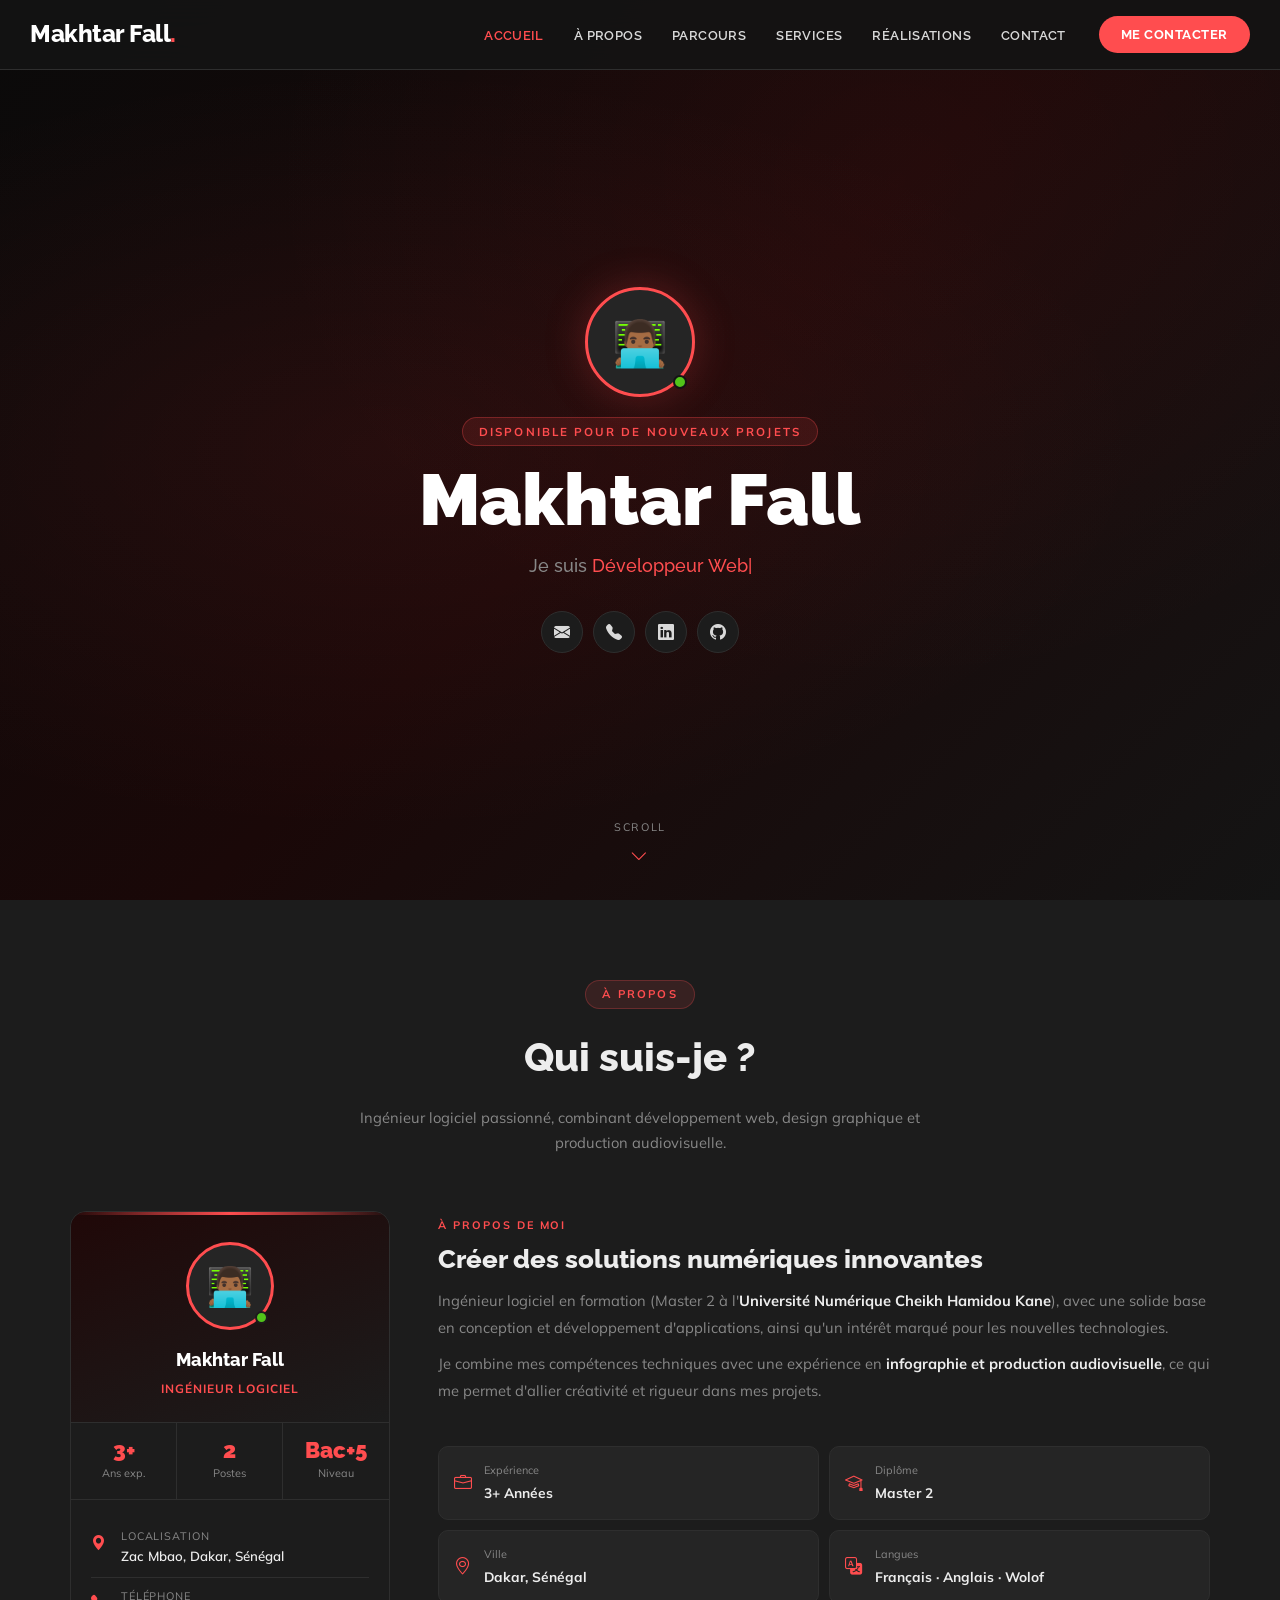
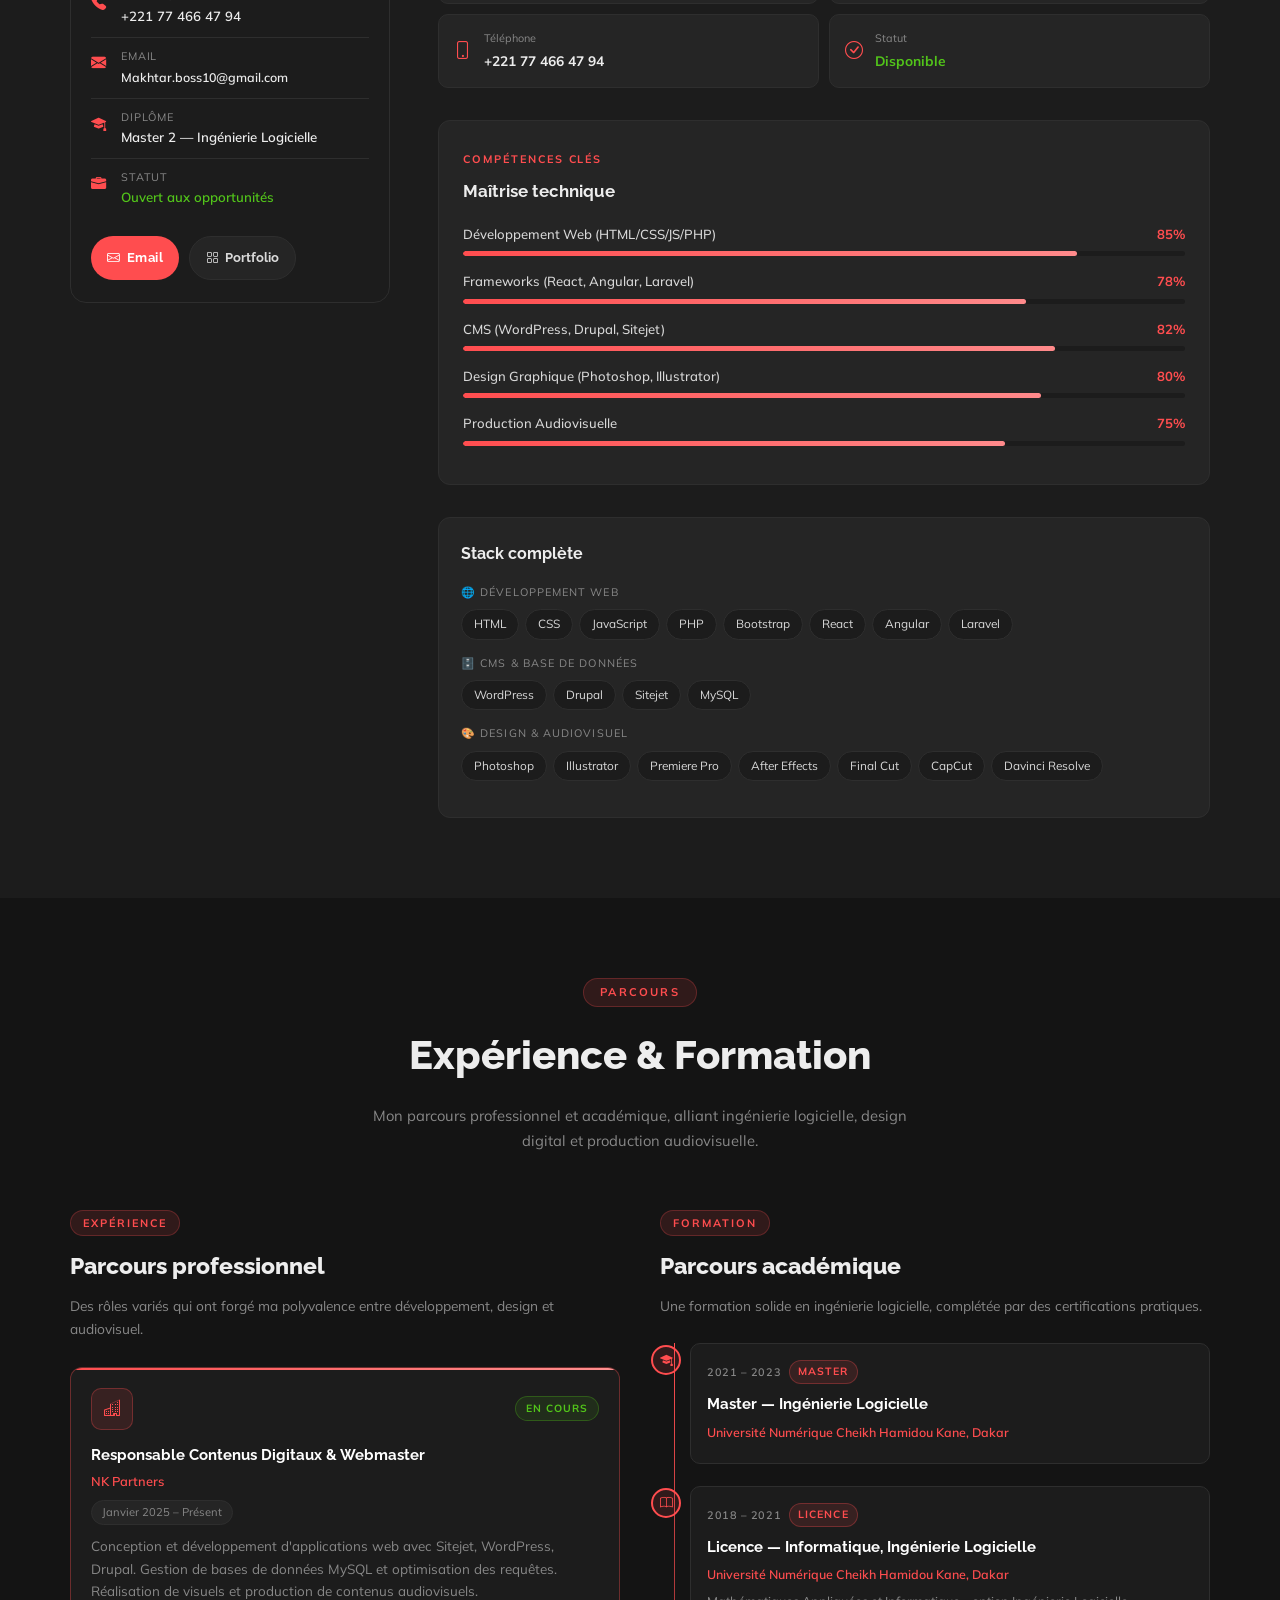
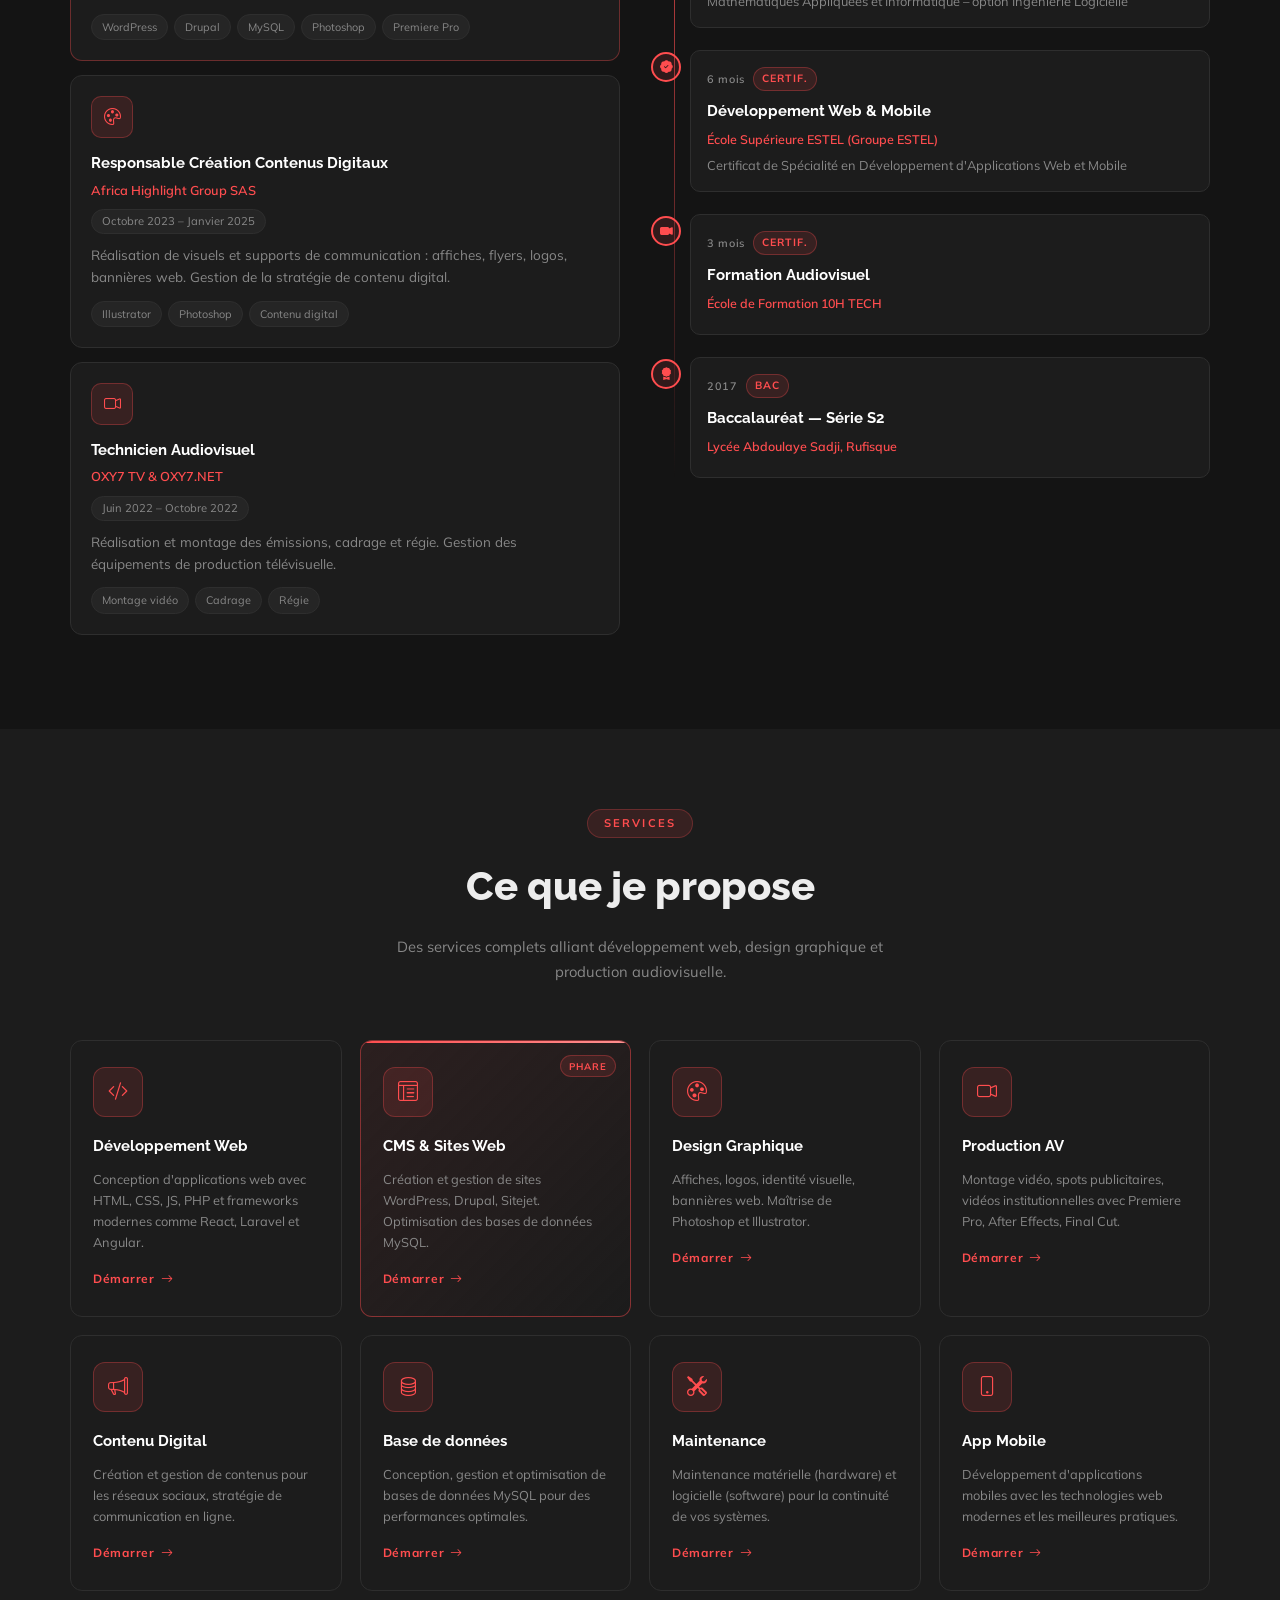
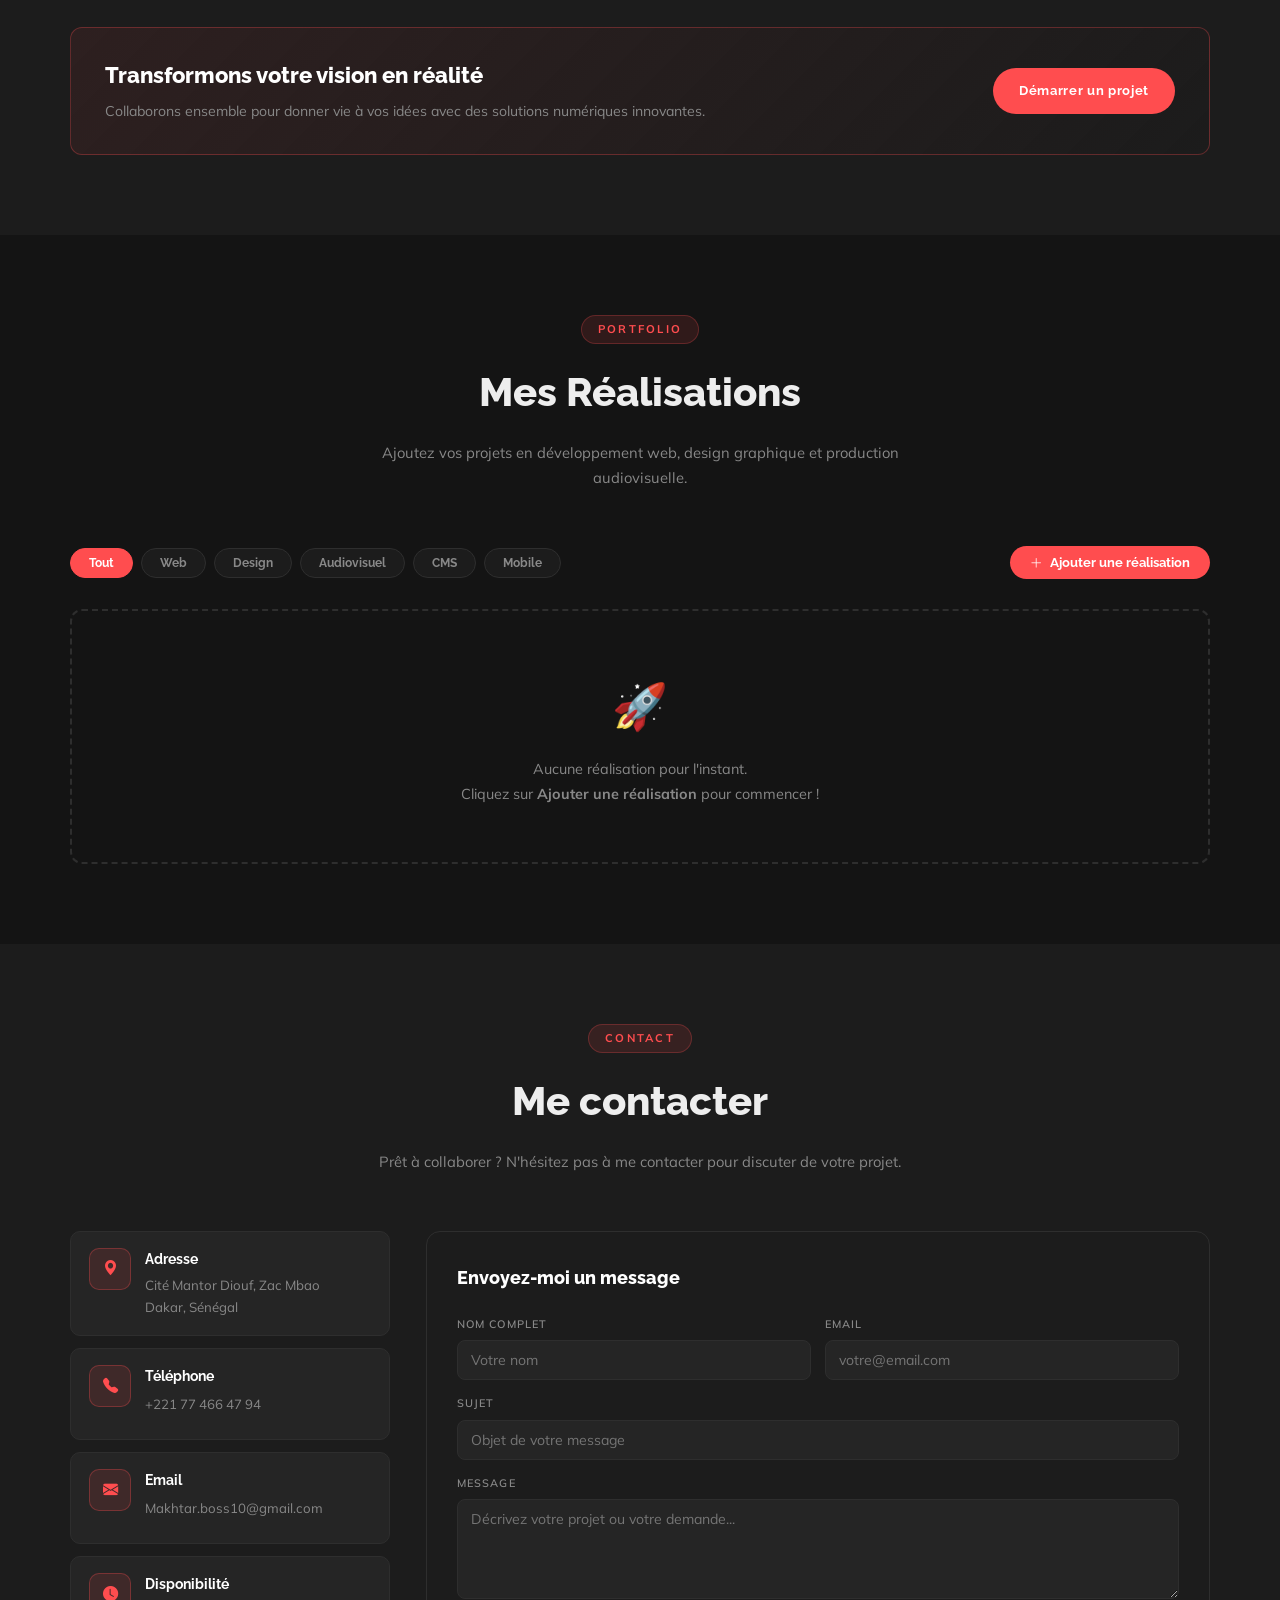
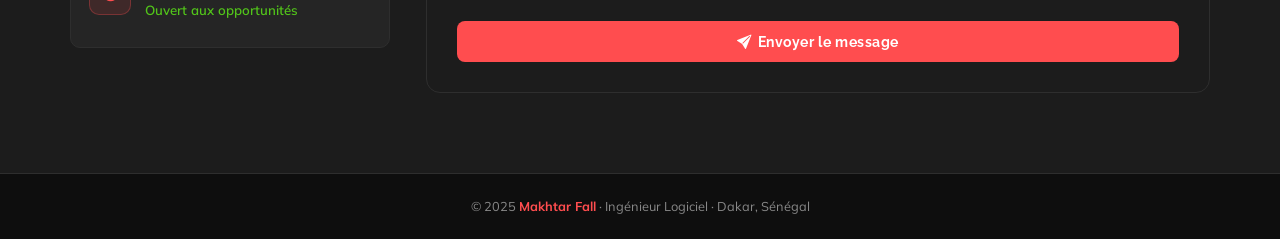
<file: index.html>
<!DOCTYPE html>
<html lang="fr">
<head>
  <meta charset="utf-8">
  <meta name="viewport" content="width=device-width, initial-scale=1.0">
  <title>Makhtar Fall — Ingénieur Logiciel</title>
  <link rel="stylesheet" href="style.css">
  <link href="https://fonts.googleapis.com/css2?family=Raleway:wght@300;400;500;600;700;800;900&family=Mulish:wght@300;400;500;600;700&display=swap" rel="stylesheet">
  <link href="https://cdn.jsdelivr.net/npm/bootstrap-icons@1.11.3/font/bootstrap-icons.css" rel="stylesheet">
</head>
<body>

<!-- HEADER -->
<header id="header">
  <div class="header-inner">
    <a href="#hero" class="sitename">Makhtar Fall<span>.</span></a>
    <nav id="mainNav">
      <ul>
        <li><a href="#hero" class="active">Accueil</a></li>
        <li><a href="#about">À propos</a></li>
        <li><a href="#resume">Parcours</a></li>
        <li><a href="#services">Services</a></li>
        <li><a href="#portfolio">Réalisations</a></li>
        <li><a href="#contact">Contact</a></li>
      </ul>
    </nav>
    <button class="mobile-toggle" id="mobileToggle"><i class="bi bi-list"></i></button>
    <a href="#contact" class="btn-started">Me contacter</a>
  </div>
</header>

<!-- HERO -->
<section id="hero">
  <div class="hero-bg"></div>
  <div class="hero-glow"></div>
  <div class="hero-content">
    <div class="hero-avatar">👨🏾‍💻<div class="sdot"></div></div>
    <div class="hero-tag">Disponible pour de nouveaux projets</div>
    <h2>Makhtar Fall</h2>
    <div class="hero-typed">Je suis <span class="typed-text" id="typedText"></span><span class="typed-cursor">|</span></div>
    <div class="hero-social">
      <a href="mailto:Makhtar.boss10@gmail.com" title="Email"><i class="bi bi-envelope-fill"></i></a>
      <a href="tel:+221774664794" title="Téléphone"><i class="bi bi-telephone-fill"></i></a>
      <a href="#" title="LinkedIn"><i class="bi bi-linkedin"></i></a>
      <a href="#" title="GitHub"><i class="bi bi-github"></i></a>
    </div>
  </div>
  <div class="scroll-hint"><span>Scroll</span><i class="bi bi-chevron-down"></i></div>
</section>

<!-- ABOUT -->
<section id="about" class="section-alt">
  <div class="container">
    <div class="section-title">
      <span class="subtitle">À propos</span>
      <h2>Qui suis-je ?</h2>
      <p>Ingénieur logiciel passionné, combinant développement web, design graphique et production audiovisuelle.</p>
    </div>
    <div class="about-grid">
      <!-- Profile Card -->
      <div class="profile-card">
        <div class="profile-header">
          <div class="profile-avatar-ph">👨🏾‍💻<div class="ps"></div></div>
          <h3>Makhtar Fall</h3>
          <div class="profile-role">Ingénieur Logiciel</div>
        </div>
        <div class="profile-stats">
          <div class="stat-item"><h4>3+</h4><p>Ans exp.</p></div>
          <div class="stat-item"><h4>2</h4><p>Postes</p></div>
          <div class="stat-item"><h4>Bac+5</h4><p>Niveau</p></div>
        </div>
        <div class="profile-info">
          <div class="info-row"><i class="bi bi-geo-alt-fill"></i><div><span class="lbl">Localisation</span><span class="val">Zac Mbao, Dakar, Sénégal</span></div></div>
          <div class="info-row"><i class="bi bi-telephone-fill"></i><div><span class="lbl">Téléphone</span><span class="val">+221 77 466 47 94</span></div></div>
          <div class="info-row"><i class="bi bi-envelope-fill"></i><div><span class="lbl">Email</span><span class="val" style="font-size:.78rem">Makhtar.boss10@gmail.com</span></div></div>
          <div class="info-row"><i class="bi bi-mortarboard-fill"></i><div><span class="lbl">Diplôme</span><span class="val">Master 2 — Ingénierie Logicielle</span></div></div>
          <div class="info-row"><i class="bi bi-briefcase-fill"></i><div><span class="lbl">Statut</span><span class="val" style="color:var(--green)">Ouvert aux opportunités</span></div></div>
        </div>
        <div class="profile-actions">
          <a href="mailto:Makhtar.boss10@gmail.com" class="btn-prim"><i class="bi bi-envelope"></i> Email</a>
          <a href="#portfolio" class="btn-sec"><i class="bi bi-grid"></i> Portfolio</a>
        </div>
      </div>
      <!-- Right -->
      <div class="content-wrapper">
        <div class="bio-section">
          <span class="section-tag">À propos de moi</span>
          <h2>Créer des solutions numériques innovantes</h2>
          <p>Ingénieur logiciel en formation (Master 2 à l'<strong style="color:var(--heading)">Université Numérique Cheikh Hamidou Kane</strong>), avec une solide base en conception et développement d'applications, ainsi qu'un intérêt marqué pour les nouvelles technologies.</p>
          <p>Je combine mes compétences techniques avec une expérience en <strong style="color:var(--heading)">infographie et production audiovisuelle</strong>, ce qui me permet d'allier créativité et rigueur dans mes projets.</p>
        </div>
        <div class="details-grid">
          <div class="detail-item"><i class="bi bi-briefcase"></i><div><span>Expérience</span><strong>3+ Années</strong></div></div>
          <div class="detail-item"><i class="bi bi-mortarboard"></i><div><span>Diplôme</span><strong>Master 2</strong></div></div>
          <div class="detail-item"><i class="bi bi-geo-alt"></i><div><span>Ville</span><strong>Dakar, Sénégal</strong></div></div>
          <div class="detail-item"><i class="bi bi-translate"></i><div><span>Langues</span><strong>Français · Anglais · Wolof</strong></div></div>
          <div class="detail-item"><i class="bi bi-phone"></i><div><span>Téléphone</span><strong>+221 77 466 47 94</strong></div></div>
          <div class="detail-item"><i class="bi bi-check-circle"></i><div><span>Statut</span><strong style="color:var(--green)">Disponible</strong></div></div>
        </div>
        <div class="skills-showcase">
          <span class="section-tag">Compétences clés</span>
          <h3>Maîtrise technique</h3>
          <div class="skill-item"><div class="skill-info"><span class="skill-name">Développement Web (HTML/CSS/JS/PHP)</span><span class="skill-percent">85%</span></div><div class="progress"><div class="progress-bar" data-width="85"></div></div></div>
          <div class="skill-item"><div class="skill-info"><span class="skill-name">Frameworks (React, Angular, Laravel)</span><span class="skill-percent">78%</span></div><div class="progress"><div class="progress-bar" data-width="78"></div></div></div>
          <div class="skill-item"><div class="skill-info"><span class="skill-name">CMS (WordPress, Drupal, Sitejet)</span><span class="skill-percent">82%</span></div><div class="progress"><div class="progress-bar" data-width="82"></div></div></div>
          <div class="skill-item"><div class="skill-info"><span class="skill-name">Design Graphique (Photoshop, Illustrator)</span><span class="skill-percent">80%</span></div><div class="progress"><div class="progress-bar" data-width="80"></div></div></div>
          <div class="skill-item"><div class="skill-info"><span class="skill-name">Production Audiovisuelle</span><span class="skill-percent">75%</span></div><div class="progress"><div class="progress-bar" data-width="75"></div></div></div>
        </div>
        <div class="skills-tags-section">
          <h3>Stack complète</h3>
          <div class="tags-group"><div class="tags-group-label">🌐 Développement Web</div><div class="tags-wrap"><span class="stag">HTML</span><span class="stag">CSS</span><span class="stag">JavaScript</span><span class="stag">PHP</span><span class="stag">Bootstrap</span><span class="stag">React</span><span class="stag">Angular</span><span class="stag">Laravel</span></div></div>
          <div class="tags-group"><div class="tags-group-label">🗄️ CMS & Base de données</div><div class="tags-wrap"><span class="stag">WordPress</span><span class="stag">Drupal</span><span class="stag">Sitejet</span><span class="stag">MySQL</span></div></div>
          <div class="tags-group"><div class="tags-group-label">🎨 Design & Audiovisuel</div><div class="tags-wrap"><span class="stag">Photoshop</span><span class="stag">Illustrator</span><span class="stag">Premiere Pro</span><span class="stag">After Effects</span><span class="stag">Final Cut</span><span class="stag">CapCut</span><span class="stag">Davinci Resolve</span></div></div>
        </div>
      </div>
    </div>
  </div>
</section>

<!-- RESUME -->
<section id="resume">
  <div class="container">
    <div class="section-title">
      <span class="subtitle">Parcours</span>
      <h2>Expérience & Formation</h2>
      <p>Mon parcours professionnel et académique, alliant ingénierie logicielle, design digital et production audiovisuelle.</p>
    </div>
    <div class="resume-grid">
      <div>
        <div class="section-header"><span class="section-badge">Expérience</span><h2>Parcours professionnel</h2><p>Des rôles variés qui ont forgé ma polyvalence entre développement, design et audiovisuel.</p></div>
        <div class="exp-card featured">
          <div class="card-header"><div class="company-logo"><i class="bi bi-buildings"></i></div><div class="period-badge">En cours</div></div>
          <h3>Responsable Contenus Digitaux & Webmaster</h3>
          <span class="company-name">NK Partners</span>
          <span class="duration">Janvier 2025 – Présent</span>
          <p class="description">Conception et développement d'applications web avec Sitejet, WordPress, Drupal. Gestion de bases de données MySQL et optimisation des requêtes. Réalisation de visuels et production de contenus audiovisuels.</p>
          <div class="skills-tags"><span class="skill-tag">WordPress</span><span class="skill-tag">Drupal</span><span class="skill-tag">MySQL</span><span class="skill-tag">Photoshop</span><span class="skill-tag">Premiere Pro</span></div>
        </div>
        <div class="exp-card">
          <div class="card-header"><div class="company-logo"><i class="bi bi-palette"></i></div></div>
          <h3>Responsable Création Contenus Digitaux</h3>
          <span class="company-name">Africa Highlight Group SAS</span>
          <span class="duration">Octobre 2023 – Janvier 2025</span>
          <p class="description">Réalisation de visuels et supports de communication : affiches, flyers, logos, bannières web. Gestion de la stratégie de contenu digital.</p>
          <div class="skills-tags"><span class="skill-tag">Illustrator</span><span class="skill-tag">Photoshop</span><span class="skill-tag">Contenu digital</span></div>
        </div>
        <div class="exp-card">
          <div class="card-header"><div class="company-logo"><i class="bi bi-camera-video"></i></div></div>
          <h3>Technicien Audiovisuel</h3>
          <span class="company-name">OXY7 TV & OXY7.NET</span>
          <span class="duration">Juin 2022 – Octobre 2022</span>
          <p class="description">Réalisation et montage des émissions, cadrage et régie. Gestion des équipements de production télévisuelle.</p>
          <div class="skills-tags"><span class="skill-tag">Montage vidéo</span><span class="skill-tag">Cadrage</span><span class="skill-tag">Régie</span></div>
        </div>
      </div>
      <div>
        <div class="section-header"><span class="section-badge">Formation</span><h2>Parcours académique</h2><p>Une formation solide en ingénierie logicielle, complétée par des certifications pratiques.</p></div>
        <div class="education-timeline">
          <div class="timeline-track">
            <div class="timeline-item">
              <div class="timeline-marker"><i class="bi bi-mortarboard-fill"></i></div>
              <div class="timeline-content">
                <div class="education-meta"><span class="year-range">2021 – 2023</span><span class="degree-level">Master</span></div>
                <h4>Master — Ingénierie Logicielle</h4>
                <span class="institution">Université Numérique Cheikh Hamidou Kane, Dakar</span>
              </div>
            </div>
            <div class="timeline-item">
              <div class="timeline-marker"><i class="bi bi-book"></i></div>
              <div class="timeline-content">
                <div class="education-meta"><span class="year-range">2018 – 2021</span><span class="degree-level">Licence</span></div>
                <h4>Licence — Informatique, Ingénierie Logicielle</h4>
                <span class="institution">Université Numérique Cheikh Hamidou Kane, Dakar</span>
                <p class="description" style="margin-top:5px">Mathématiques Appliquées et Informatique – option Ingénierie Logicielle</p>
              </div>
            </div>
            <div class="timeline-item">
              <div class="timeline-marker"><i class="bi bi-patch-check-fill"></i></div>
              <div class="timeline-content">
                <div class="education-meta"><span class="year-range">6 mois</span><span class="degree-level">Certif.</span></div>
                <h4>Développement Web & Mobile</h4>
                <span class="institution">École Supérieure ESTEL (Groupe ESTEL)</span>
                <p class="description" style="margin-top:5px">Certificat de Spécialité en Développement d'Applications Web et Mobile</p>
              </div>
            </div>
            <div class="timeline-item">
              <div class="timeline-marker"><i class="bi bi-camera-video-fill"></i></div>
              <div class="timeline-content">
                <div class="education-meta"><span class="year-range">3 mois</span><span class="degree-level">Certif.</span></div>
                <h4>Formation Audiovisuel</h4>
                <span class="institution">École de Formation 10H TECH</span>
              </div>
            </div>
            <div class="timeline-item">
              <div class="timeline-marker"><i class="bi bi-award-fill"></i></div>
              <div class="timeline-content">
                <div class="education-meta"><span class="year-range">2017</span><span class="degree-level">Bac</span></div>
                <h4>Baccalauréat — Série S2</h4>
                <span class="institution">Lycée Abdoulaye Sadji, Rufisque</span>
              </div>
            </div>
          </div>
        </div>
      </div>
    </div>
  </div>
</section>

<!-- SERVICES -->
<section id="services" class="section-alt">
  <div class="container">
    <div class="section-title">
      <span class="subtitle">Services</span>
      <h2>Ce que je propose</h2>
      <p>Des services complets alliant développement web, design graphique et production audiovisuelle.</p>
    </div>
    <div class="services-grid">
      <div class="service-item"><div class="icon-wrapper"><i class="bi bi-code-slash"></i></div><h4>Développement Web</h4><p>Conception d'applications web avec HTML, CSS, JS, PHP et frameworks modernes comme React, Laravel et Angular.</p><a href="#contact" class="read-more"><span>Démarrer</span><i class="bi bi-arrow-right"></i></a></div>
      <div class="service-item featured"><div class="featured-tag">Phare</div><div class="icon-wrapper"><i class="bi bi-layout-text-window-reverse"></i></div><h4>CMS & Sites Web</h4><p>Création et gestion de sites WordPress, Drupal, Sitejet. Optimisation des bases de données MySQL.</p><a href="#contact" class="read-more"><span>Démarrer</span><i class="bi bi-arrow-right"></i></a></div>
      <div class="service-item"><div class="icon-wrapper"><i class="bi bi-palette"></i></div><h4>Design Graphique</h4><p>Affiches, logos, identité visuelle, bannières web. Maîtrise de Photoshop et Illustrator.</p><a href="#contact" class="read-more"><span>Démarrer</span><i class="bi bi-arrow-right"></i></a></div>
      <div class="service-item"><div class="icon-wrapper"><i class="bi bi-camera-video"></i></div><h4>Production AV</h4><p>Montage vidéo, spots publicitaires, vidéos institutionnelles avec Premiere Pro, After Effects, Final Cut.</p><a href="#contact" class="read-more"><span>Démarrer</span><i class="bi bi-arrow-right"></i></a></div>
      <div class="service-item"><div class="icon-wrapper"><i class="bi bi-megaphone"></i></div><h4>Contenu Digital</h4><p>Création et gestion de contenus pour les réseaux sociaux, stratégie de communication en ligne.</p><a href="#contact" class="read-more"><span>Démarrer</span><i class="bi bi-arrow-right"></i></a></div>
      <div class="service-item"><div class="icon-wrapper"><i class="bi bi-database"></i></div><h4>Base de données</h4><p>Conception, gestion et optimisation de bases de données MySQL pour des performances optimales.</p><a href="#contact" class="read-more"><span>Démarrer</span><i class="bi bi-arrow-right"></i></a></div>
      <div class="service-item"><div class="icon-wrapper"><i class="bi bi-tools"></i></div><h4>Maintenance</h4><p>Maintenance matérielle (hardware) et logicielle (software) pour la continuité de vos systèmes.</p><a href="#contact" class="read-more"><span>Démarrer</span><i class="bi bi-arrow-right"></i></a></div>
      <div class="service-item"><div class="icon-wrapper"><i class="bi bi-phone"></i></div><h4>App Mobile</h4><p>Développement d'applications mobiles avec les technologies web modernes et les meilleures pratiques.</p><a href="#contact" class="read-more"><span>Démarrer</span><i class="bi bi-arrow-right"></i></a></div>
    </div>
    <div class="cta-box"><div><h3>Transformons votre vision en réalité</h3><p>Collaborons ensemble pour donner vie à vos idées avec des solutions numériques innovantes.</p></div><a href="#contact" class="cta-btn">Démarrer un projet</a></div>
  </div>
</section>

<!-- PORTFOLIO -->
<section id="portfolio">
  <div class="container">
    <div class="section-title">
      <span class="subtitle">Portfolio</span>
      <h2>Mes Réalisations</h2>
      <p>Ajoutez vos projets en développement web, design graphique et production audiovisuelle.</p>
    </div>
    <div class="portfolio-header-row">
      <div class="portfolio-filters" id="filterBtns">
        <button class="filter-btn active" data-filter="all">Tout</button>
        <button class="filter-btn" data-filter="web">Web</button>
        <button class="filter-btn" data-filter="design">Design</button>
        <button class="filter-btn" data-filter="audiovisuel">Audiovisuel</button>
        <button class="filter-btn" data-filter="cms">CMS</button>
        <button class="filter-btn" data-filter="mobile">Mobile</button>
      </div>
      <button class="add-project-btn" onclick="openModal()"><i class="bi bi-plus-lg"></i> Ajouter une réalisation</button>
    </div>
    <div class="portfolio-grid" id="portfolioGrid">
      <div class="empty-portfolio" id="emptyState">
        <div class="empty-icon">🚀</div>
        <p>Aucune réalisation pour l'instant.<br>Cliquez sur <strong>Ajouter une réalisation</strong> pour commencer !</p>
      </div>
    </div>
    <div class="portfolio-bottom" id="portfolioBottom" style="display:none">
      <div><h3>Ce travail vous intéresse ?</h3><p>Collaborons ensemble sur votre prochain projet digital.</p></div>
      <a href="#contact" class="cta-btn">Travaillons ensemble</a>
    </div>
  </div>
</section>

<!-- CONTACT -->
<section id="contact" class="section-alt">
  <div class="container">
    <div class="section-title">
      <span class="subtitle">Contact</span>
      <h2>Me contacter</h2>
      <p>Prêt à collaborer ? N'hésitez pas à me contacter pour discuter de votre projet.</p>
    </div>
    <div class="contact-layout">
      <div>
        <div class="info-item"><div class="icon-wrapper"><i class="bi bi-geo-alt-fill"></i></div><div><h3>Adresse</h3><p>Cité Mantor Diouf, Zac Mbao<br>Dakar, Sénégal</p></div></div>
        <div class="info-item"><div class="icon-wrapper"><i class="bi bi-telephone-fill"></i></div><div><h3>Téléphone</h3><a href="tel:+221774664794">+221 77 466 47 94</a></div></div>
        <div class="info-item"><div class="icon-wrapper"><i class="bi bi-envelope-fill"></i></div><div><h3>Email</h3><a href="mailto:Makhtar.boss10@gmail.com">Makhtar.boss10@gmail.com</a></div></div>
        <div class="info-item"><div class="icon-wrapper"><i class="bi bi-clock-fill"></i></div><div><h3>Disponibilité</h3><p style="color:var(--green);font-weight:600">Ouvert aux opportunités</p></div></div>
      </div>
      <div class="contact-form-wrap">
        <h3>Envoyez-moi un message</h3>
        <div class="form-row-2">
          <div class="form-group"><label>Nom complet</label><input type="text" placeholder="Votre nom"></div>
          <div class="form-group"><label>Email</label><input type="email" placeholder="votre@email.com"></div>
        </div>
        <div class="form-group"><label>Sujet</label><input type="text" placeholder="Objet de votre message"></div>
        <div class="form-group"><label>Message</label><textarea placeholder="Décrivez votre projet ou votre demande..."></textarea></div>
        <button class="btn-prim" style="width:100%;padding:12px;font-size:.9rem;border-radius:8px" onclick="showToast('✅ Message envoyé ! Je vous répondrai rapidement.')"><i class="bi bi-send-fill"></i> Envoyer le message</button>
      </div>
    </div>
  </div>
</section>

<footer><p>© 2025 <span>Makhtar Fall</span> · Ingénieur Logiciel · Dakar, Sénégal</p></footer>

<!-- MODAL -->
<div class="modal-overlay" id="modalOverlay">
  <div class="modal">
    <button class="modal-close-btn" onclick="closeModal()"><i class="bi bi-x"></i></button>
    <h3>Nouvelle réalisation</h3>
    <p class="modal-sub">Ajoutez un projet à votre portfolio</p>
    <div class="form-group"><label>Titre du projet *</label><input type="text" id="pTitle" placeholder="Ex : Site e-commerce, Logo entreprise..."></div>
    <div class="form-group"><label>Catégorie</label>
      <select id="pCat">
        <option value="web">🌐 Développement Web</option>
        <option value="design">🎨 Design Graphique</option>
        <option value="audiovisuel">🎬 Audiovisuel</option>
        <option value="cms">🗄️ CMS / WordPress</option>
        <option value="mobile">📱 Application Mobile</option>
      </select>
    </div>
    <div class="form-group"><label>Description *</label><textarea id="pDesc" placeholder="Décrivez brièvement ce projet, les défis et les résultats..."></textarea></div>
    <div class="form-row-2">
      <div class="form-group"><label>Technologies</label><input type="text" id="pTech" placeholder="React, MySQL, Photoshop..."></div>
      <div class="form-group"><label>Année</label><input type="text" id="pYear" placeholder="2024"></div>
    </div>
    <div class="form-group"><label>Lien (optionnel)</label><input type="url" id="pLink" placeholder="https://..."></div>
    <div class="form-group">
      <label>Icône</label>
      <div class="emoji-row" id="emojiRow">
        <div class="emoji-opt sel" data-e="💻" onclick="pickEmoji(this)">💻</div>
        <div class="emoji-opt" data-e="🌐" onclick="pickEmoji(this)">🌐</div>
        <div class="emoji-opt" data-e="🎨" onclick="pickEmoji(this)">🎨</div>
        <div class="emoji-opt" data-e="📱" onclick="pickEmoji(this)">📱</div>
        <div class="emoji-opt" data-e="🎬" onclick="pickEmoji(this)">🎬</div>
        <div class="emoji-opt" data-e="🛒" onclick="pickEmoji(this)">🛒</div>
        <div class="emoji-opt" data-e="📊" onclick="pickEmoji(this)">📊</div>
        <div class="emoji-opt" data-e="🏢" onclick="pickEmoji(this)">🏢</div>
        <div class="emoji-opt" data-e="🎵" onclick="pickEmoji(this)">🎵</div>
        <div class="emoji-opt" data-e="🚀" onclick="pickEmoji(this)">🚀</div>
        <div class="emoji-opt" data-e="⭐" onclick="pickEmoji(this)">⭐</div>
        <div class="emoji-opt" data-e="📰" onclick="pickEmoji(this)">📰</div>
      </div>
    </div>
    <div class="modal-footer">
      <button class="btn-prim" style="flex:1;padding:11px;border-radius:8px" onclick="addProject()"><i class="bi bi-plus-circle"></i> Ajouter au portfolio</button>
      <button class="btn-sec" style="padding:11px 18px;border-radius:8px" onclick="closeModal()">Annuler</button>
    </div>
  </div>
</div>

<div class="toast" id="toast"></div>

<script>
  // Typed effect
  const phrases = ['Développeur Web','Infographiste','Producteur Audiovisuel','Webmaster','Créateur de Contenus'];
  let pi=0,ci=0,del=false;
  const tEl=document.getElementById('typedText');
  function type(){
    const cur=phrases[pi];
    if(!del){tEl.textContent=cur.slice(0,++ci);if(ci===cur.length){del=true;setTimeout(type,1800);return;}}
    else{tEl.textContent=cur.slice(0,--ci);if(ci===0){del=false;pi=(pi+1)%phrases.length;}}
    setTimeout(type,del?55:90);
  }
  type();

  // Nav active
  const secs=document.querySelectorAll('section[id]');
  const nls=document.querySelectorAll('nav ul a');
  window.addEventListener('scroll',()=>{
    const top=window.scrollY+100;
    secs.forEach(s=>{if(top>=s.offsetTop&&top<s.offsetTop+s.offsetHeight)nls.forEach(a=>a.classList.toggle('active',a.getAttribute('href')==='#'+s.id));});
  });

  // Mobile nav
  document.getElementById('mobileToggle').addEventListener('click',()=>document.getElementById('mainNav').classList.toggle('open'));

  // Skill bars
  new IntersectionObserver(entries=>{
    if(entries[0].isIntersecting) document.querySelectorAll('.progress-bar').forEach(b=>b.style.width=b.dataset.width+'%');
  },{threshold:.3}).observe(document.querySelector('.skills-showcase'));

  // Portfolio
  let projects=[],currentFilter='all',pickedEmoji='💻';

  function pickEmoji(el){document.querySelectorAll('.emoji-opt').forEach(e=>e.classList.remove('sel'));el.classList.add('sel');pickedEmoji=el.dataset.e;}

  function openModal(){document.getElementById('modalOverlay').classList.add('open');document.body.style.overflow='hidden';}
  function closeModal(){document.getElementById('modalOverlay').classList.remove('open');document.body.style.overflow='';resetForm();}
  document.getElementById('modalOverlay').addEventListener('click',e=>{if(e.target===e.currentTarget)closeModal();});

  function resetForm(){
    ['pTitle','pDesc','pTech','pYear','pLink'].forEach(id=>document.getElementById(id).value='');
    document.getElementById('pCat').selectedIndex=0;
    pickedEmoji='💻';
    document.querySelectorAll('.emoji-opt').forEach(e=>e.classList.remove('sel'));
    document.querySelector('.emoji-opt[data-e="💻"]').classList.add('sel');
  }

  function addProject(){
    const title=document.getElementById('pTitle').value.trim();
    const desc=document.getElementById('pDesc').value.trim();
    if(!title||!desc){alert('Veuillez remplir le titre et la description.');return;}
    const sel=document.getElementById('pCat');
    projects.push({
      id:Date.now(),title,desc,
      cat:sel.value,
      catLabel:sel.options[sel.selectedIndex].text.replace(/^[^\s]+\s/,''),
      tech:document.getElementById('pTech').value.split(',').map(t=>t.trim()).filter(Boolean),
      year:document.getElementById('pYear').value.trim()||new Date().getFullYear(),
      link:document.getElementById('pLink').value.trim(),
      emoji:pickedEmoji
    });
    renderPortfolio();
    closeModal();
    showToast('✅ Projet ajouté au portfolio !');
  }

  function removeProject(id){projects=projects.filter(p=>p.id!==id);renderPortfolio();}

  function renderPortfolio(){
    const grid=document.getElementById('portfolioGrid');
    const empty=document.getElementById('emptyState');
    const bottom=document.getElementById('portfolioBottom');
    grid.querySelectorAll('.portfolio-card').forEach(c=>c.remove());
    const filtered=currentFilter==='all'?projects:projects.filter(p=>p.cat===currentFilter);
    if(projects.length===0){empty.style.display='';bottom.style.display='none';return;}
    empty.style.display='none';
    bottom.style.display=filtered.length>0?'flex':'none';
    filtered.forEach(p=>{
      const card=document.createElement('div');
      card.className='portfolio-card';
      card.innerHTML=`
        <div class="portfolio-image-container">
          <div class="portfolio-thumb">
            <div class="pthumb-bg" style="background:linear-gradient(135deg,rgba(255,77,79,.2),rgba(255,130,80,.15))"></div>
            <span style="position:relative;z-index:1">${p.emoji}</span>
          </div>
          <div class="portfolio-overlay">
            <div class="portfolio-info">
              <span class="project-category">${esc(p.catLabel)}</span>
              <h4>${esc(p.title)}</h4>
            </div>
            <div class="portfolio-actions">
              ${p.link?`<a href="${esc(p.link)}" target="_blank" class="p-btn" title="Voir le projet"><i class="bi bi-box-arrow-up-right"></i></a>`:''}
              <button class="p-btn del" title="Supprimer" onclick="removeProject(${p.id})"><i class="bi bi-trash"></i></button>
            </div>
          </div>
        </div>
        <div class="portfolio-meta">
          <div class="project-tags">${p.tech.slice(0,3).map(t=>`<span class="tag">${esc(t)}</span>`).join('')}</div>
          <div class="project-year">${esc(String(p.year))}</div>
        </div>`;
      grid.appendChild(card);
    });
  }

  document.getElementById('filterBtns').addEventListener('click',e=>{
    const btn=e.target.closest('.filter-btn');
    if(!btn)return;
    document.querySelectorAll('.filter-btn').forEach(b=>b.classList.remove('active'));
    btn.classList.add('active');
    currentFilter=btn.dataset.filter;
    renderPortfolio();
  });

  function esc(s){return String(s).replace(/&/g,'&amp;').replace(/</g,'&lt;').replace(/>/g,'&gt;').replace(/"/g,'&quot;');}

  function showToast(msg){const t=document.getElementById('toast');t.textContent=msg;t.classList.add('show');setTimeout(()=>t.classList.remove('show'),3200);}
</script>
</body>
</html>
</file>
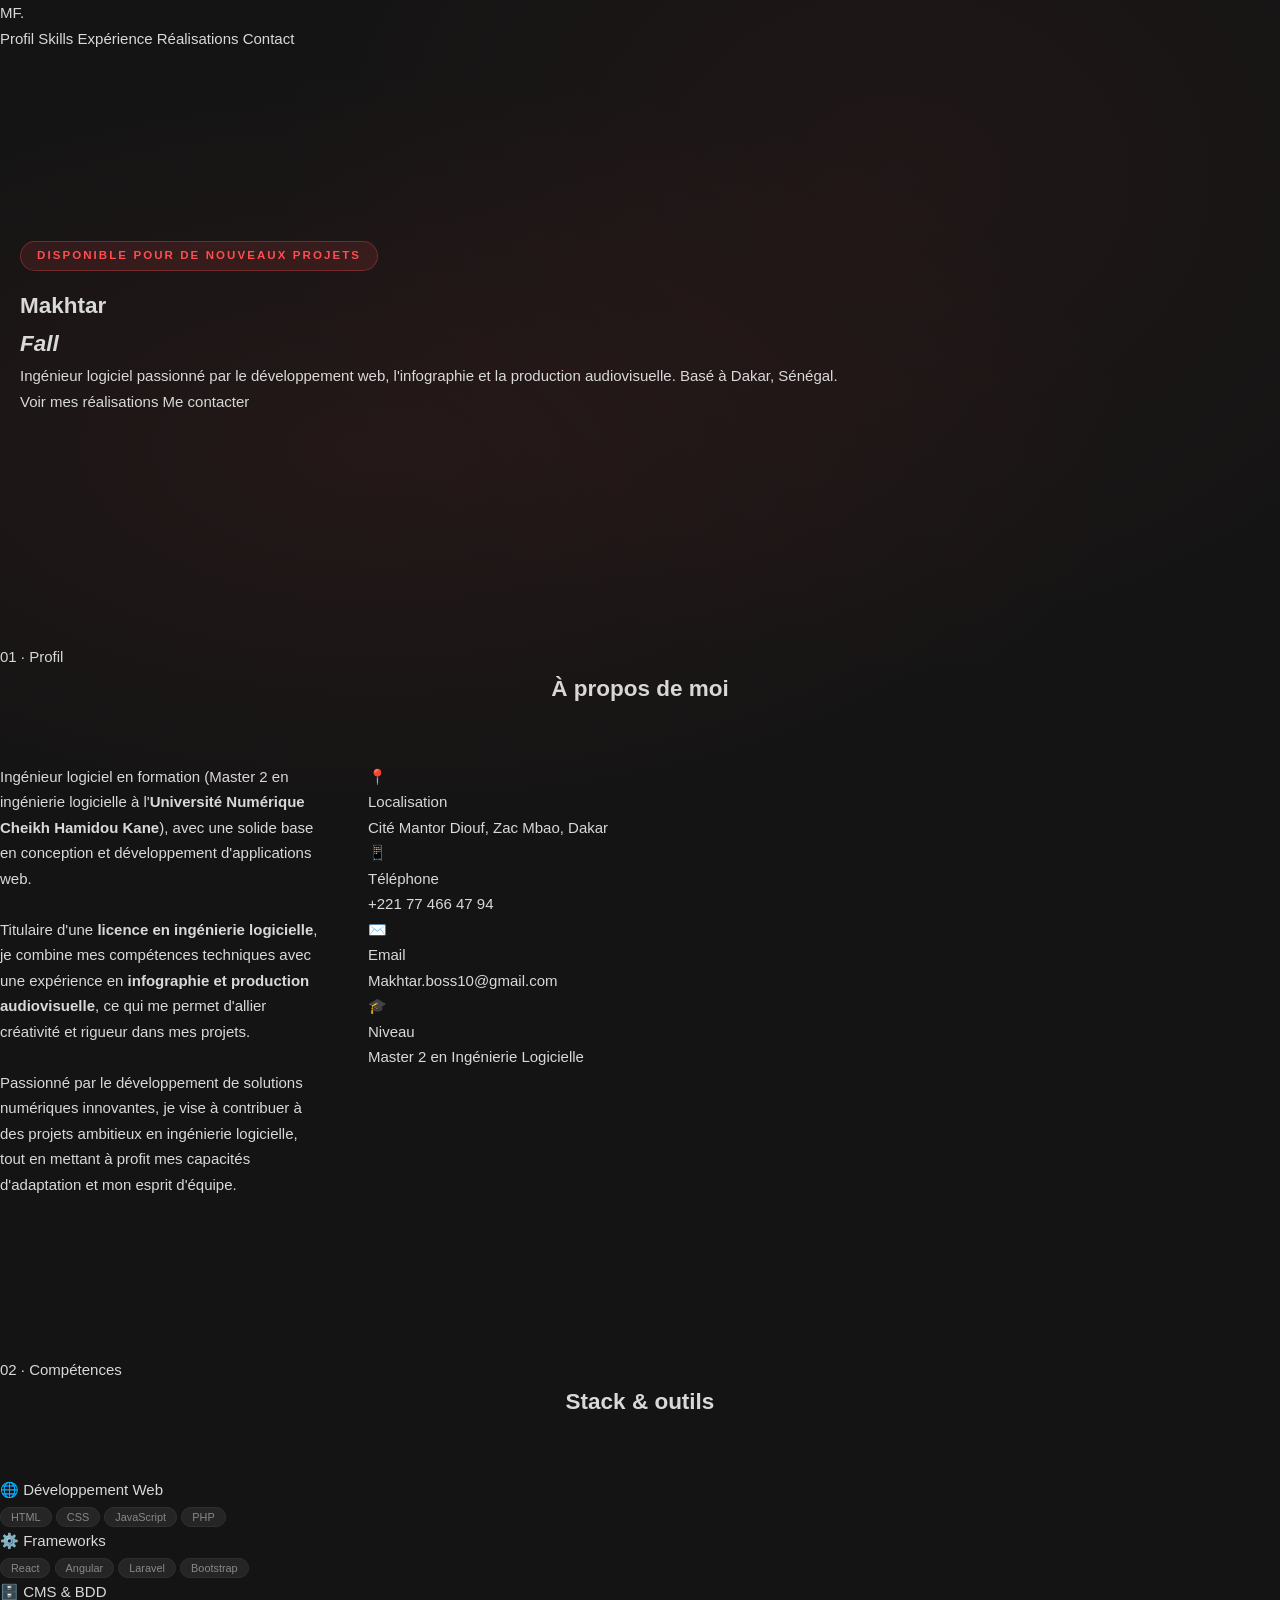
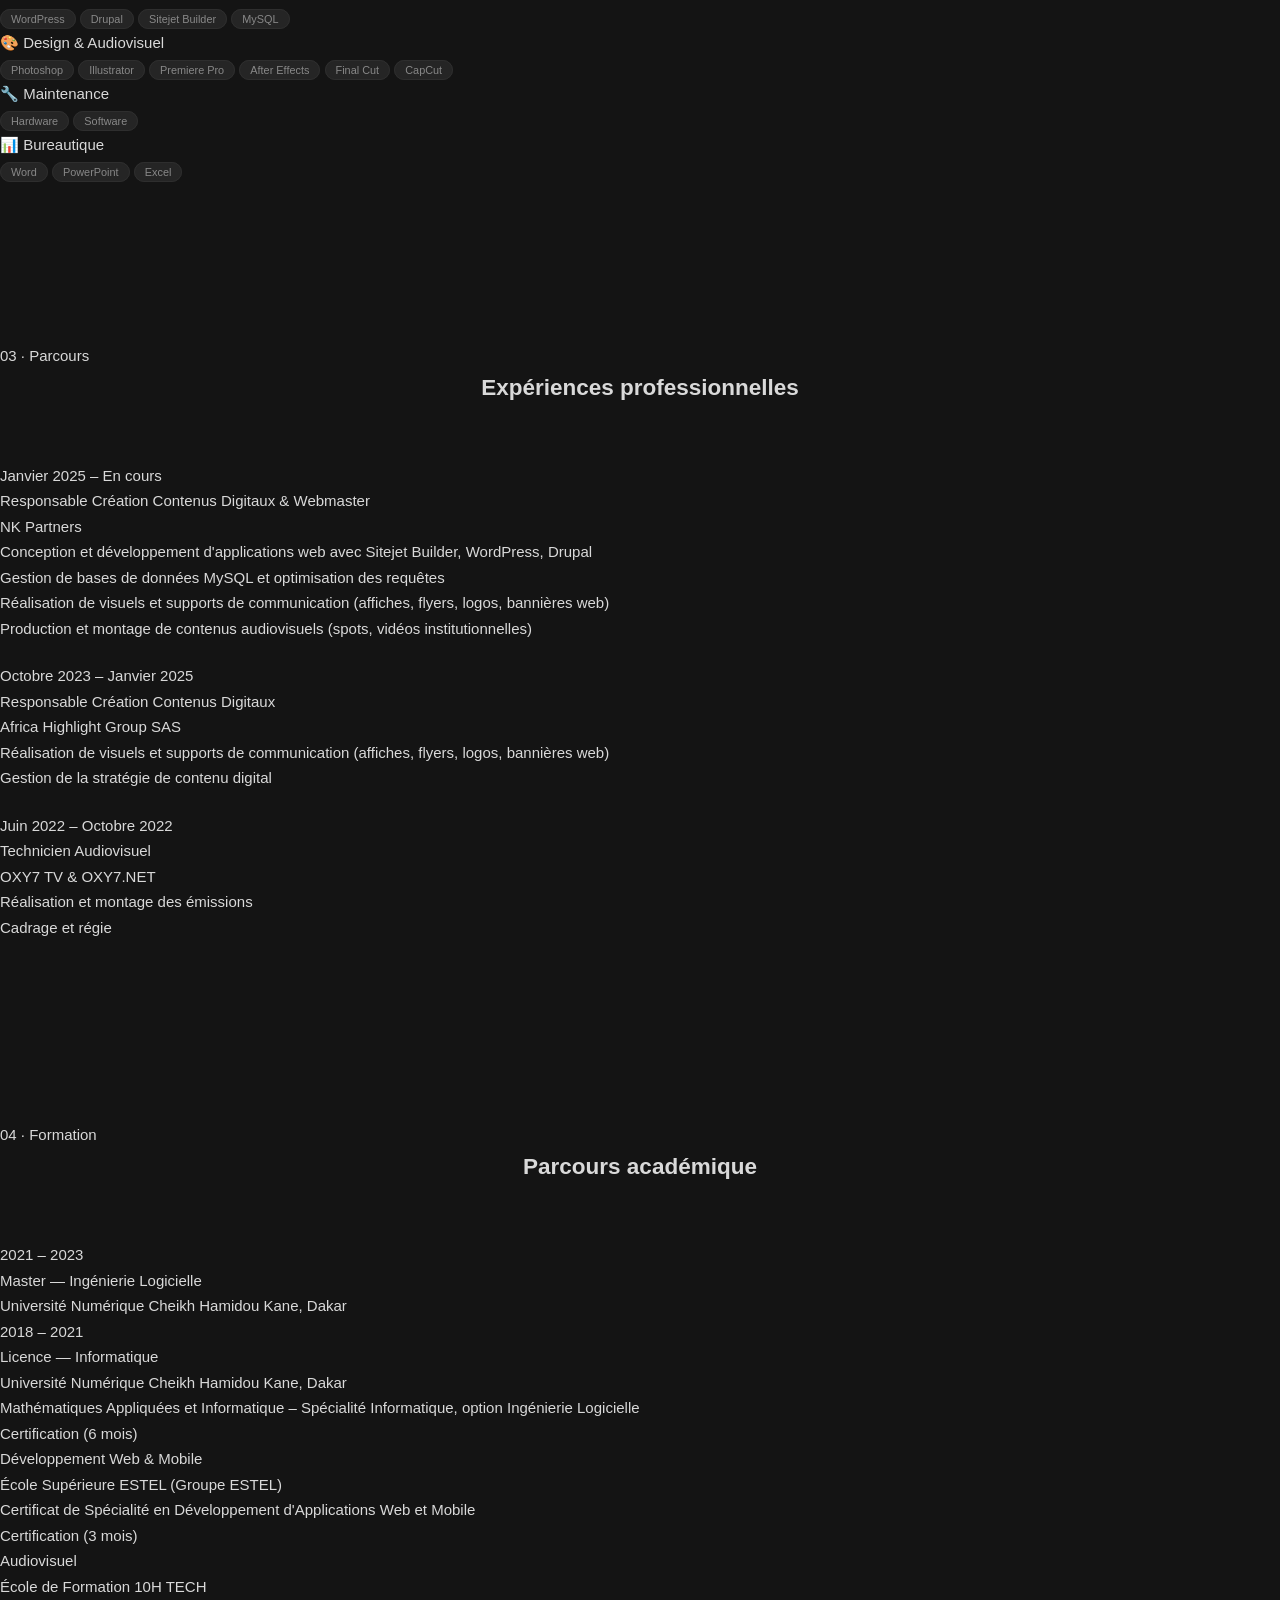
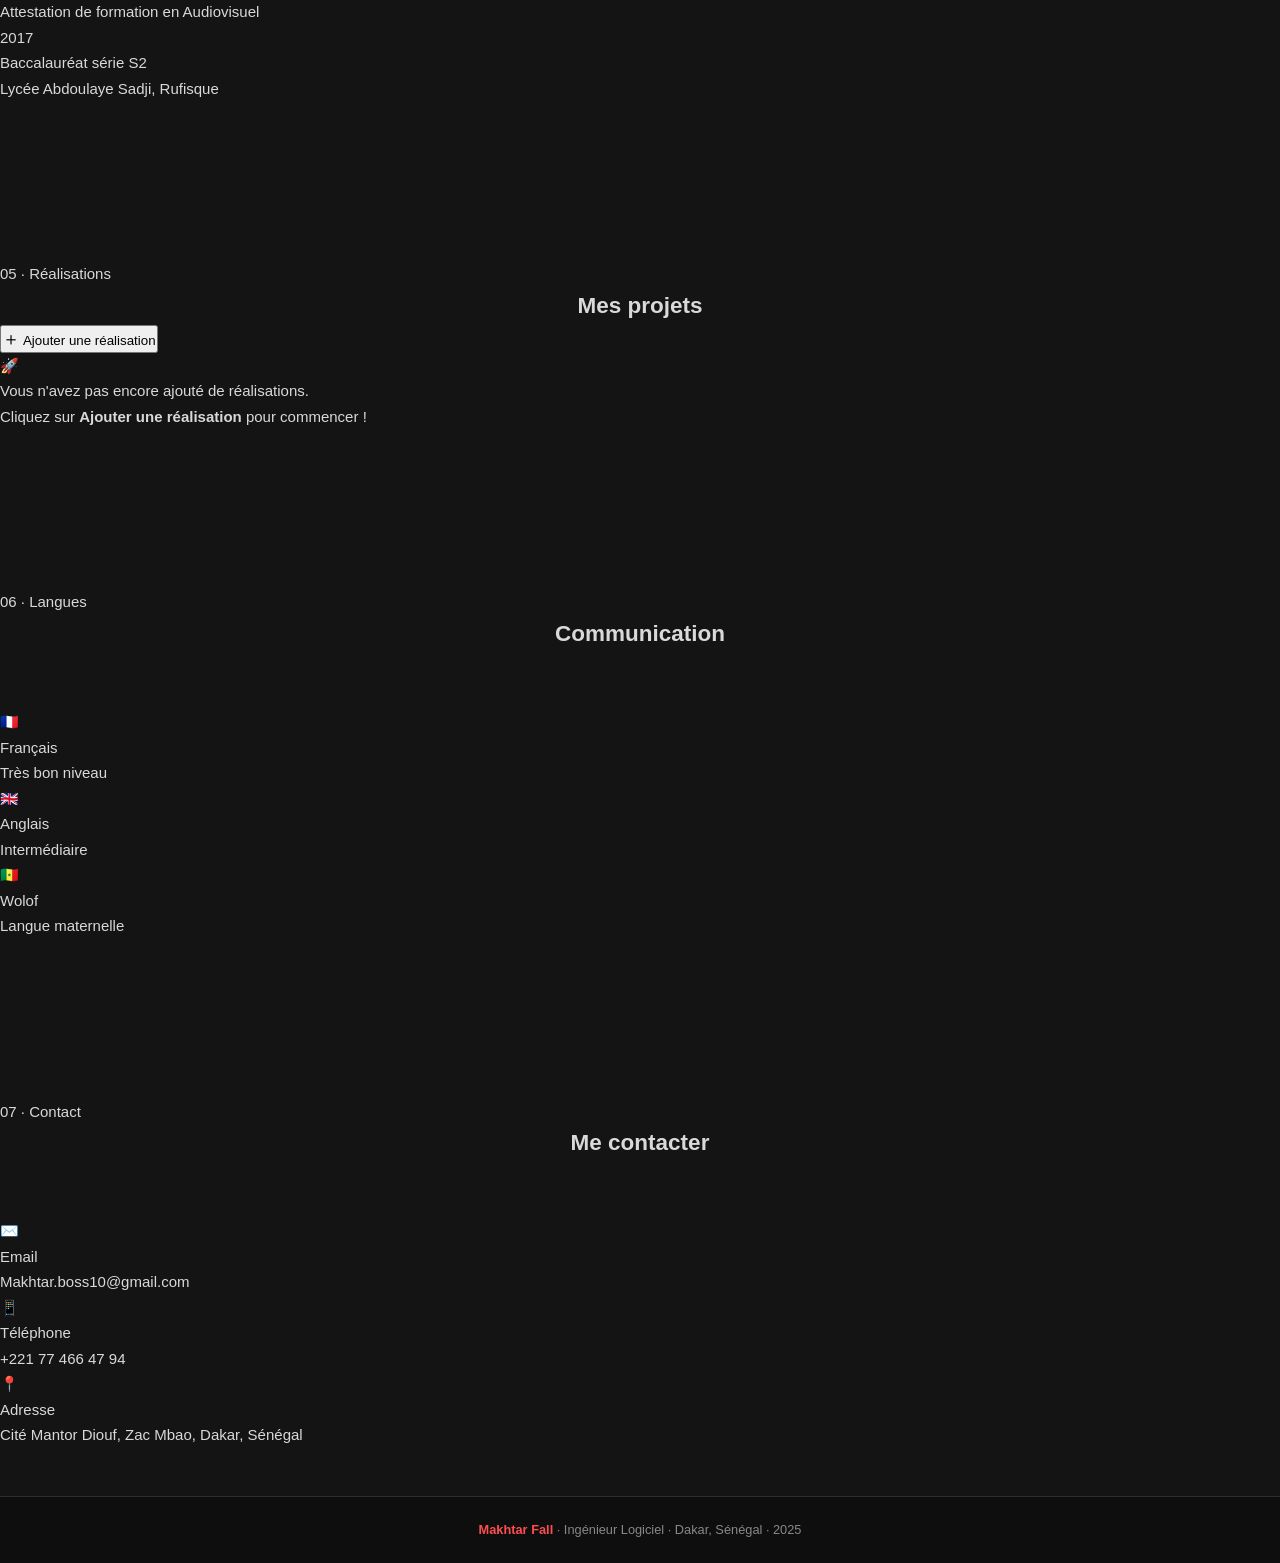
<file: portfolio.html>
<!DOCTYPE html>
<html lang="fr">

<head>
  <meta charset="UTF-8">
  <meta name="viewport" content="width=device-width, initial-scale=1.0">
  <title>Makhtar Fall – Portfolio</title>
  <link rel="stylesheet" href="style.css">
  <link
    href="https://fonts.googleapis.com/css2?family=Playfair+Display:ital,wght@0,400;0,700;0,900;1,400&family=DM+Mono:wght@300;400;500&family=Outfit:wght@300;400;500;600&display=swap"
    rel="stylesheet">

</head>

<body>

  <!-- NAV -->
  <nav>
    <div class="nav-logo">MF.</div>
    <div class="nav-links">
      <a href="#about">Profil</a>
      <a href="#skills">Skills</a>
      <a href="#experience">Expérience</a>
      <a href="#realisations">Réalisations</a>
      <a href="#contact">Contact</a>
    </div>
  </nav>

  <!-- HERO -->
  <section class="hero" id="top">
    <div class="hero-glow"></div>
    <div class="hero-glow2"></div>
    <div class="hero-content">
      <div class="hero-tag">Disponible pour de nouveaux projets</div>
      <h1>Makhtar<br><em>Fall</em></h1>
      <p class="hero-sub">Ingénieur logiciel passionné par le développement web, l'infographie et la production
        audiovisuelle. Basé à Dakar, Sénégal.</p>
      <div class="hero-cta">
        <a href="#realisations" class="btn btn-primary">Voir mes réalisations</a>
        <a href="#contact" class="btn btn-outline">Me contacter</a>
      </div>
    </div>
  </section>

  <!-- ABOUT -->
  <section id="about">
    <div class="section-label">01 · Profil</div>
    <h2 class="section-title">À propos de moi</h2>
    <div class="about-grid">
      <div>
        <p class="about-text">
          Ingénieur logiciel en formation (Master 2 en ingénierie logicielle à l'<strong>Université Numérique Cheikh
            Hamidou Kane</strong>), avec une solide base en conception et développement d'applications web.
          <br><br>
          Titulaire d'une <strong>licence en ingénierie logicielle</strong>, je combine mes compétences techniques avec
          une expérience en <strong>infographie et production audiovisuelle</strong>, ce qui me permet d'allier
          créativité et rigueur dans mes projets.
          <br><br>
          Passionné par le développement de solutions numériques innovantes, je vise à contribuer à des projets
          ambitieux en ingénierie logicielle, tout en mettant à profit mes capacités d'adaptation et mon esprit
          d'équipe.
        </p>
      </div>
      <div class="info-cards">
        <div class="info-card">
          <div class="info-card-icon">📍</div>
          <div>
            <div class="info-card-label">Localisation</div>
            <div class="info-card-value">Cité Mantor Diouf, Zac Mbao, Dakar</div>
          </div>
        </div>
        <div class="info-card">
          <div class="info-card-icon">📱</div>
          <div>
            <div class="info-card-label">Téléphone</div>
            <div class="info-card-value">+221 77 466 47 94</div>
          </div>
        </div>
        <div class="info-card">
          <div class="info-card-icon">✉️</div>
          <div>
            <div class="info-card-label">Email</div>
            <div class="info-card-value">Makhtar.boss10@gmail.com</div>
          </div>
        </div>
        <div class="info-card">
          <div class="info-card-icon">🎓</div>
          <div>
            <div class="info-card-label">Niveau</div>
            <div class="info-card-value">Master 2 en Ingénierie Logicielle</div>
          </div>
        </div>
      </div>
    </div>
  </section>

  <!-- SKILLS -->
  <section id="skills">
    <div class="section-label">02 · Compétences</div>
    <h2 class="section-title">Stack & outils</h2>
    <div class="skills-grid">
      <div class="skill-group">
        <div class="skill-group-title">🌐 Développement Web</div>
        <div class="skill-tags">
          <span class="skill-tag">HTML</span>
          <span class="skill-tag">CSS</span>
          <span class="skill-tag">JavaScript</span>
          <span class="skill-tag">PHP</span>
        </div>
      </div>
      <div class="skill-group">
        <div class="skill-group-title">⚙️ Frameworks</div>
        <div class="skill-tags">
          <span class="skill-tag">React</span>
          <span class="skill-tag">Angular</span>
          <span class="skill-tag">Laravel</span>
          <span class="skill-tag">Bootstrap</span>
        </div>
      </div>
      <div class="skill-group">
        <div class="skill-group-title">🗄️ CMS & BDD</div>
        <div class="skill-tags">
          <span class="skill-tag">WordPress</span>
          <span class="skill-tag">Drupal</span>
          <span class="skill-tag">Sitejet Builder</span>
          <span class="skill-tag">MySQL</span>
        </div>
      </div>
      <div class="skill-group">
        <div class="skill-group-title">🎨 Design & Audiovisuel</div>
        <div class="skill-tags">
          <span class="skill-tag">Photoshop</span>
          <span class="skill-tag">Illustrator</span>
          <span class="skill-tag">Premiere Pro</span>
          <span class="skill-tag">After Effects</span>
          <span class="skill-tag">Final Cut</span>
          <span class="skill-tag">CapCut</span>
        </div>
      </div>
      <div class="skill-group">
        <div class="skill-group-title">🔧 Maintenance</div>
        <div class="skill-tags">
          <span class="skill-tag">Hardware</span>
          <span class="skill-tag">Software</span>
        </div>
      </div>
      <div class="skill-group">
        <div class="skill-group-title">📊 Bureautique</div>
        <div class="skill-tags">
          <span class="skill-tag">Word</span>
          <span class="skill-tag">PowerPoint</span>
          <span class="skill-tag">Excel</span>
        </div>
      </div>
    </div>
  </section>

  <!-- EXPERIENCE -->
  <section id="experience">
    <div class="section-label">03 · Parcours</div>
    <h2 class="section-title">Expériences professionnelles</h2>
    <div class="timeline">
      <div class="timeline-item">
        <div class="timeline-date">Janvier 2025 – En cours</div>
        <div class="timeline-role">Responsable Création Contenus Digitaux & Webmaster</div>
        <div class="timeline-company">NK Partners</div>
        <ul class="timeline-bullets">
          <li>Conception et développement d'applications web avec Sitejet Builder, WordPress, Drupal</li>
          <li>Gestion de bases de données MySQL et optimisation des requêtes</li>
          <li>Réalisation de visuels et supports de communication (affiches, flyers, logos, bannières web)</li>
          <li>Production et montage de contenus audiovisuels (spots, vidéos institutionnelles)</li>
        </ul>
      </div>
      <div class="timeline-item">
        <div class="timeline-date">Octobre 2023 – Janvier 2025</div>
        <div class="timeline-role">Responsable Création Contenus Digitaux</div>
        <div class="timeline-company">Africa Highlight Group SAS</div>
        <ul class="timeline-bullets">
          <li>Réalisation de visuels et supports de communication (affiches, flyers, logos, bannières web)</li>
          <li>Gestion de la stratégie de contenu digital</li>
        </ul>
      </div>
      <div class="timeline-item">
        <div class="timeline-date">Juin 2022 – Octobre 2022</div>
        <div class="timeline-role">Technicien Audiovisuel</div>
        <div class="timeline-company">OXY7 TV & OXY7.NET</div>
        <ul class="timeline-bullets">
          <li>Réalisation et montage des émissions</li>
          <li>Cadrage et régie</li>
        </ul>
      </div>
    </div>
  </section>

  <!-- FORMATION -->
  <section id="formation">
    <div class="section-label">04 · Formation</div>
    <h2 class="section-title">Parcours académique</h2>
    <div class="formation-grid">
      <div class="formation-card">
        <div class="formation-year">2021 – 2023</div>
        <div class="formation-degree">Master — Ingénierie Logicielle</div>
        <div class="formation-school">Université Numérique Cheikh Hamidou Kane, Dakar</div>
      </div>
      <div class="formation-card">
        <div class="formation-year">2018 – 2021</div>
        <div class="formation-degree">Licence — Informatique</div>
        <div class="formation-school">Université Numérique Cheikh Hamidou Kane, Dakar</div>
        <div class="formation-spec">Mathématiques Appliquées et Informatique – Spécialité Informatique, option
          Ingénierie Logicielle</div>
      </div>
      <div class="formation-card">
        <div class="formation-year">Certification (6 mois)</div>
        <div class="formation-degree">Développement Web & Mobile</div>
        <div class="formation-school">École Supérieure ESTEL (Groupe ESTEL)</div>
        <div class="formation-spec">Certificat de Spécialité en Développement d'Applications Web et Mobile</div>
      </div>
      <div class="formation-card">
        <div class="formation-year">Certification (3 mois)</div>
        <div class="formation-degree">Audiovisuel</div>
        <div class="formation-school">École de Formation 10H TECH</div>
        <div class="formation-spec">Attestation de formation en Audiovisuel</div>
      </div>
      <div class="formation-card">
        <div class="formation-year">2017</div>
        <div class="formation-degree">Baccalauréat série S2</div>
        <div class="formation-school">Lycée Abdoulaye Sadji, Rufisque</div>
      </div>
    </div>
  </section>

  <!-- RÉALISATIONS -->
  <section id="realisations">
    <div class="projects-header">
      <div>
        <div class="section-label">05 · Réalisations</div>
        <h2 class="section-title" style="margin-bottom:0">Mes projets</h2>
      </div>
      <button class="add-btn" onclick="openModal()">
        <span style="font-size:1.1rem">＋</span> Ajouter une réalisation
      </button>
    </div>

    <div class="projects-grid" id="projectsGrid">
      <!-- empty state -->
      <div class="projects-empty" id="emptyState">
        <div class="empty-icon">🚀</div>
        <p>Vous n'avez pas encore ajouté de réalisations.<br>Cliquez sur <strong>Ajouter une réalisation</strong> pour
          commencer !</p>
      </div>
    </div>
  </section>

  <!-- LANGUES -->
  <section id="langues">
    <div class="section-label">06 · Langues</div>
    <h2 class="section-title">Communication</h2>
    <div class="lang-grid">
      <div class="lang-item">
        <div class="lang-flag">🇫🇷</div>
        <div class="lang-name">Français</div>
        <div class="lang-level">Très bon niveau</div>
        <div class="lang-bar">
          <div class="lang-bar-fill" style="width:90%"></div>
        </div>
      </div>
      <div class="lang-item">
        <div class="lang-flag">🇬🇧</div>
        <div class="lang-name">Anglais</div>
        <div class="lang-level">Intermédiaire</div>
        <div class="lang-bar">
          <div class="lang-bar-fill" style="width:55%"></div>
        </div>
      </div>
      <div class="lang-item">
        <div class="lang-flag">🇸🇳</div>
        <div class="lang-name">Wolof</div>
        <div class="lang-level">Langue maternelle</div>
        <div class="lang-bar">
          <div class="lang-bar-fill" style="width:100%"></div>
        </div>
      </div>
    </div>
  </section>

  <!-- CONTACT -->
  <section id="contact" style="padding-bottom: 3rem;">
    <div class="section-label">07 · Contact</div>
    <h2 class="section-title">Me contacter</h2>
    <div class="contact-grid">
      <a class="contact-card" href="mailto:Makhtar.boss10@gmail.com">
        <div class="contact-icon">✉️</div>
        <div>
          <div class="contact-label">Email</div>
          <div class="contact-val">Makhtar.boss10@gmail.com</div>
        </div>
      </a>
      <a class="contact-card" href="tel:+221774664794">
        <div class="contact-icon">📱</div>
        <div>
          <div class="contact-label">Téléphone</div>
          <div class="contact-val">+221 77 466 47 94</div>
        </div>
      </a>
      <div class="contact-card">
        <div class="contact-icon">📍</div>
        <div>
          <div class="contact-label">Adresse</div>
          <div class="contact-val">Cité Mantor Diouf, Zac Mbao, Dakar, Sénégal</div>
        </div>
      </div>
    </div>
  </section>

  <!-- FOOTER -->
  <footer>
    <span>Makhtar Fall</span> · Ingénieur Logiciel · Dakar, Sénégal · 2025
  </footer>

  <!-- ADD PROJECT MODAL -->
  <div class="modal-overlay" id="modalOverlay">
    <div class="modal">
      <button class="modal-close" onclick="closeModal()">✕</button>
      <div class="modal-title">Nouvelle réalisation</div>
      <div class="modal-sub">Ajoutez un projet à votre portfolio</div>

      <div class="form-group">
        <label>Titre du projet *</label>
        <input type="text" id="projTitle" placeholder="Ex: Site e-commerce pour client X">
      </div>

      <div class="form-group">
        <label>Catégorie</label>
        <select id="projCategory">
          <option value="Web">🌐 Développement Web</option>
          <option value="Design">🎨 Design Graphique</option>
          <option value="Audiovisuel">🎬 Audiovisuel</option>
          <option value="Mobile">📱 Application Mobile</option>
          <option value="CMS">🗄️ CMS / WordPress</option>
          <option value="Autre">⭐ Autre</option>
        </select>
      </div>

      <div class="form-group">
        <label>Description *</label>
        <textarea id="projDesc"
          placeholder="Décrivez brièvement ce projet, les défis relevés et les résultats obtenus..."></textarea>
      </div>

      <div class="form-row">
        <div class="form-group">
          <label>Technologies utilisées</label>
          <input type="text" id="projTech" placeholder="React, MySQL, WordPress...">
        </div>
        <div class="form-group">
          <label>Lien du projet (optionnel)</label>
          <input type="url" id="projLink" placeholder="https://...">
        </div>
      </div>

      <div class="form-group">
        <label>Icône</label>
        <div class="emoji-picker" id="emojiPicker">
          <div class="emoji-opt selected" data-emoji="💻" onclick="selectEmoji(this)">💻</div>
          <div class="emoji-opt" data-emoji="🌐" onclick="selectEmoji(this)">🌐</div>
          <div class="emoji-opt" data-emoji="🎨" onclick="selectEmoji(this)">🎨</div>
          <div class="emoji-opt" data-emoji="📱" onclick="selectEmoji(this)">📱</div>
          <div class="emoji-opt" data-emoji="🎬" onclick="selectEmoji(this)">🎬</div>
          <div class="emoji-opt" data-emoji="🛒" onclick="selectEmoji(this)">🛒</div>
          <div class="emoji-opt" data-emoji="📊" onclick="selectEmoji(this)">📊</div>
          <div class="emoji-opt" data-emoji="🏢" onclick="selectEmoji(this)">🏢</div>
          <div class="emoji-opt" data-emoji="🎵" onclick="selectEmoji(this)">🎵</div>
          <div class="emoji-opt" data-emoji="📰" onclick="selectEmoji(this)">📰</div>
          <div class="emoji-opt" data-emoji="🚀" onclick="selectEmoji(this)">🚀</div>
          <div class="emoji-opt" data-emoji="⭐" onclick="selectEmoji(this)">⭐</div>
        </div>
      </div>

      <div class="modal-actions">
        <button class="btn btn-primary" style="flex:1" onclick="addProject()">Ajouter au portfolio</button>
        <button class="btn btn-outline" onclick="closeModal()">Annuler</button>
      </div>
    </div>
  </div>

  <!-- TOAST -->
  <div class="toast" id="toast">✅ Projet ajouté avec succès !</div>

  <script>
    // ── STATE ──────────────────────────────────────────
    let projects = [];
    let selectedEmoji = '💻';

    // ── MODAL ──────────────────────────────────────────
    function openModal() {
      document.getElementById('modalOverlay').classList.add('active');
      document.body.style.overflow = 'hidden';
    }

    function closeModal() {
      document.getElementById('modalOverlay').classList.remove('active');
      document.body.style.overflow = '';
      clearForm();
    }

    document.getElementById('modalOverlay').addEventListener('click', function (e) {
      if (e.target === this) closeModal();
    });

    // ── EMOJI PICKER ───────────────────────────────────
    function selectEmoji(el) {
      document.querySelectorAll('.emoji-opt').forEach(e => e.classList.remove('selected'));
      el.classList.add('selected');
      selectedEmoji = el.dataset.emoji;
    }

    // ── ADD PROJECT ────────────────────────────────────
    function addProject() {
      const title = document.getElementById('projTitle').value.trim();
      const desc = document.getElementById('projDesc').value.trim();
      const cat = document.getElementById('projCategory').value;
      const tech = document.getElementById('projTech').value.trim();
      const link = document.getElementById('projLink').value.trim();

      if (!title || !desc) {
        alert('Veuillez remplir le titre et la description.');
        return;
      }

      const project = {
        id: Date.now(),
        title, desc, cat, link,
        emoji: selectedEmoji,
        tech: tech ? tech.split(',').map(t => t.trim()).filter(Boolean) : []
      };

      projects.push(project);
      renderProjects();
      closeModal();
      showToast();
    }

    // ── REMOVE PROJECT ─────────────────────────────────
    function removeProject(id) {
      projects = projects.filter(p => p.id !== id);
      renderProjects();
    }

    // ── RENDER ─────────────────────────────────────────
    function renderProjects() {
      const grid = document.getElementById('projectsGrid');
      const empty = document.getElementById('emptyState');

      if (projects.length === 0) {
        empty.style.display = '';
        // remove all cards
        document.querySelectorAll('.project-card').forEach(c => c.remove());
        return;
      }

      empty.style.display = 'none';

      // remove old cards
      document.querySelectorAll('.project-card').forEach(c => c.remove());

      projects.forEach(p => {
        const card = document.createElement('div');
        card.className = 'project-card';
        card.innerHTML = `
        <div class="project-thumb">
          <div class="project-thumb-bg" style="background: linear-gradient(135deg, rgba(232,197,71,0.3), rgba(79,209,197,0.3))"></div>
          <span style="position:relative;font-size:3rem">${p.emoji}</span>
          <div class="project-badge">${p.cat}</div>
        </div>
        <div class="project-body">
          <div class="project-title">${escHtml(p.title)}</div>
          <div class="project-desc">${escHtml(p.desc)}</div>
          ${p.tech.length ? `<div class="project-tech">${p.tech.map(t => `<span>${escHtml(t)}</span>`).join('')}</div>` : ''}
          ${p.link ? `<a class="project-link" href="${escHtml(p.link)}" target="_blank" rel="noopener">Voir le projet →</a>` : ''}
          <div style="margin-top:0.8rem">
            <button onclick="removeProject(${p.id})" style="
              background:none; border:1px solid #2a2a38; border-radius:4px;
              color:#7a7a9a; font-size:0.72rem; padding:0.3rem 0.7rem;
              cursor:pointer; transition: all 0.2s; font-family:'DM Mono',monospace;
              letter-spacing:0.08em;
            " onmouseover="this.style.borderColor='#f87171';this.style.color='#f87171'"
               onmouseout="this.style.borderColor='#2a2a38';this.style.color='#7a7a9a'">
              ✕ Supprimer
            </button>
          </div>
        </div>
      `;
        grid.appendChild(card);
      });
    }

    function escHtml(str) {
      return str.replace(/&/g, '&amp;').replace(/</g, '&lt;').replace(/>/g, '&gt;').replace(/"/g, '&quot;');
    }

    function clearForm() {
      ['projTitle', 'projDesc', 'projTech', 'projLink'].forEach(id => document.getElementById(id).value = '');
      document.getElementById('projCategory').selectedIndex = 0;
      selectedEmoji = '💻';
      document.querySelectorAll('.emoji-opt').forEach(e => e.classList.remove('selected'));
      document.querySelector('.emoji-opt[data-emoji="💻"]').classList.add('selected');
    }

    // ── TOAST ──────────────────────────────────────────
    function showToast() {
      const t = document.getElementById('toast');
      t.classList.add('show');
      setTimeout(() => t.classList.remove('show'), 3000);
    }
  </script>
</body>

</html>
</file>
<file: style.css>
:root {
    --bg: #141414;
    --surface: #1c1c1c;
    --surface2: #252525;
    --surface3: #2e2e2e;
    --border: #2e2e2e;
    --accent: #ff4d4f;
    --accent-dim: rgba(255, 77, 79, 0.12);
    --text: #d9d9d9;
    --heading: #ededed;
    --muted: #888;
    --white: #fff;
    --green: #52c41a;
    --heading-font: 'Raleway', sans-serif;
    --body-font: 'Mulish', sans-serif;
  }

  *,
  *::before,
  *::after {
    box-sizing: border-box;
    margin: 0;
    padding: 0;
  }

  html {
    scroll-behavior: smooth;
  }

  body {
    font-family: var(--body-font);
    background: var(--bg);
    color: var(--text);
    font-size: 15px;
    line-height: 1.7;
  }

  a {
    text-decoration: none;
    color: inherit;
    transition: color .25s;
  }

  img {
    max-width: 100%;
  }

  ul {
    list-style: none;
  }

  ::-webkit-scrollbar {
    width: 5px;
  }

  ::-webkit-scrollbar-track {
    background: var(--bg);
  }

  ::-webkit-scrollbar-thumb {
    background: var(--accent);
    border-radius: 3px;
  }

  /* ═══ HEADER ═══ */
  #header {
    position: fixed;
    top: 0;
    left: 0;
    right: 0;
    z-index: 997;
    background: rgba(20, 20, 20, .92);
    backdrop-filter: blur(16px);
    border-bottom: 1px solid var(--border);
    padding: 14px 0;
  }

  .header-inner {
    max-width: 1280px;
    margin: 0 auto;
    padding: 0 30px;
    display: flex;
    align-items: center;
    gap: 20px;
  }

  .sitename {
    font-family: var(--heading-font);
    font-size: 1.5rem;
    font-weight: 800;
    color: var(--white);
    letter-spacing: -.02em;
  }

  .sitename span {
    color: var(--accent);
  }

  nav {
    margin-left: auto;
  }

  nav ul {
    display: flex;
    gap: 4px;
    align-items: center;
  }

  nav ul a {
    font-family: var(--heading-font);
    font-size: .82rem;
    font-weight: 600;
    color: var(--text);
    padding: 6px 13px;
    border-radius: 4px;
    letter-spacing: .03em;
    text-transform: uppercase;
    transition: color .25s;
  }

  nav ul a:hover,
  nav ul a.active {
    color: var(--accent);
  }

  .btn-started {
    font-family: var(--heading-font);
    font-size: .8rem;
    font-weight: 700;
    background: var(--accent);
    color: var(--white);
    padding: 8px 22px;
    border-radius: 50px;
    letter-spacing: .04em;
    text-transform: uppercase;
    transition: all .25s;
    border: none;
    cursor: pointer;
    white-space: nowrap;
  }

  .btn-started:hover {
    background: #e03435;
    transform: translateY(-2px);
    box-shadow: 0 6px 20px rgba(255, 77, 79, .35);
  }

  .mobile-toggle {
    display: none;
    background: none;
    border: none;
    color: var(--text);
    font-size: 1.5rem;
    cursor: pointer;
    margin-left: auto;
  }

  /* ═══ HERO ═══ */
  #hero {
    min-height: 100vh;
    display: flex;
    align-items: center;
    justify-content: center;
    text-align: center;
    position: relative;
    overflow: hidden;
  }

  .hero-bg {
    position: absolute;
    inset: 0;
    background: linear-gradient(135deg, #0a0a0a 0%, #1a0808 50%, #141414 100%);
  }

  .hero-glow {
    position: absolute;
    inset: 0;
    background: radial-gradient(ellipse at 30% 50%, rgba(255, 77, 79, .07) 0%, transparent 60%), radial-gradient(ellipse at 70% 20%, rgba(255, 77, 79, .05) 0%, transparent 50%);
  }

  .hero-content {
    position: relative;
    z-index: 1;
    padding: 110px 20px 70px;
  }

  .hero-avatar {
    width: 110px;
    height: 110px;
    border-radius: 50%;
    border: 3px solid var(--accent);
    background: var(--surface2);
    display: flex;
    align-items: center;
    justify-content: center;
    margin: 0 auto 20px;
    font-size: 2.8rem;
    box-shadow: 0 0 40px rgba(255, 77, 79, .25);
    position: relative;
  }

  .hero-avatar .sdot {
    position: absolute;
    bottom: 5px;
    right: 5px;
    width: 14px;
    height: 14px;
    border-radius: 50%;
    background: var(--green);
    border: 2px solid var(--bg);
    animation: pulse 2s infinite;
  }

  @keyframes pulse {

    0%,
    100% {
      box-shadow: 0 0 0 0 rgba(82, 196, 26, .4)
    }

    50% {
      box-shadow: 0 0 0 6px rgba(82, 196, 26, 0)
    }
  }

  .hero-tag {
    display: inline-block;
    font-size: .72rem;
    font-weight: 700;
    color: var(--accent);
    letter-spacing: .18em;
    text-transform: uppercase;
    background: var(--accent-dim);
    border: 1px solid rgba(255, 77, 79, .3);
    padding: 4px 16px;
    border-radius: 50px;
    margin-bottom: 16px;
  }

  #hero h2 {
    font-family: var(--heading-font);
    font-size: clamp(2.5rem, 6vw, 4.5rem);
    font-weight: 900;
    color: var(--white);
    line-height: 1.05;
    margin-bottom: 12px;
  }

  .hero-typed {
    font-family: var(--heading-font);
    font-size: 1.15rem;
    font-weight: 500;
    color: var(--muted);
    margin-bottom: 28px;
    min-height: 1.8em;
  }

  .typed-text {
    color: var(--accent);
  }

  .typed-cursor {
    color: var(--accent);
    animation: blink .7s infinite;
  }

  @keyframes blink {

    0%,
    100% {
      opacity: 1
    }

    50% {
      opacity: 0
    }
  }

  .hero-social {
    display: flex;
    gap: 10px;
    justify-content: center;
    flex-wrap: wrap;
  }

  .hero-social a {
    width: 42px;
    height: 42px;
    border-radius: 50%;
    background: var(--surface);
    border: 1px solid var(--border);
    display: flex;
    align-items: center;
    justify-content: center;
    font-size: 1rem;
    color: var(--text);
    transition: all .25s;
  }

  .hero-social a:hover {
    background: var(--accent);
    border-color: var(--accent);
    color: var(--white);
    transform: translateY(-3px);
  }

  .scroll-hint {
    position: absolute;
    bottom: 28px;
    left: 50%;
    transform: translateX(-50%);
    display: flex;
    flex-direction: column;
    align-items: center;
    gap: 6px;
    color: var(--muted);
    font-size: .68rem;
    letter-spacing: .15em;
    text-transform: uppercase;
    animation: bob 2s infinite;
  }

  @keyframes bob {

    0%,
    100% {
      transform: translateX(-50%) translateY(0)
    }

    50% {
      transform: translateX(-50%) translateY(6px)
    }
  }

  .scroll-hint i {
    font-size: 1.1rem;
    color: var(--accent);
  }

  /* ═══ SECTION COMMON ═══ */
  section {
    padding: 80px 0;
  }

  .container {
    max-width: 1200px;
    margin: 0 auto;
    padding: 0 30px;
  }

  .section-alt {
    background: var(--surface);
  }

  .section-title {
    text-align: center;
    margin-bottom: 56px;
  }

  .section-title .subtitle {
    display: inline-block;
    font-size: .7rem;
    font-weight: 700;
    color: var(--accent);
    letter-spacing: .2em;
    text-transform: uppercase;
    background: var(--accent-dim);
    border: 1px solid rgba(255, 77, 79, .25);
    padding: 4px 16px;
    border-radius: 50px;
    margin-bottom: 14px;
  }

  .section-title h2 {
    font-family: var(--heading-font);
    font-size: clamp(1.8rem, 4vw, 2.5rem);
    font-weight: 800;
    color: var(--heading);
    margin-bottom: 14px;
  }

  .section-title p {
    color: var(--muted);
    max-width: 560px;
    margin: 0 auto;
    font-size: .92rem;
  }

  /* ═══ ABOUT ═══ */
  .about-grid {
    display: grid;
    grid-template-columns: 320px 1fr;
    gap: 48px;
    align-items: start;
  }

  .profile-card {
    background: var(--surface);
    border: 1px solid var(--border);
    border-radius: 16px;
    overflow: hidden;
    position: sticky;
    top: 80px;
  }

  .profile-header {
    background: linear-gradient(160deg, #200808, var(--surface));
    padding: 30px 22px 22px;
    text-align: center;
    position: relative;
  }

  .profile-header::before {
    content: '';
    position: absolute;
    top: 0;
    left: 0;
    right: 0;
    height: 3px;
    background: linear-gradient(90deg, transparent, var(--accent), transparent);
  }

  .profile-avatar-ph {
    width: 88px;
    height: 88px;
    border-radius: 50%;
    border: 3px solid var(--accent);
    background: var(--surface2);
    display: flex;
    align-items: center;
    justify-content: center;
    font-size: 2.4rem;
    margin: 0 auto 14px;
    position: relative;
  }

  .profile-avatar-ph .ps {
    position: absolute;
    bottom: 3px;
    right: 3px;
    width: 13px;
    height: 13px;
    border-radius: 50%;
    background: var(--green);
    border: 2px solid var(--surface);
  }

  .profile-header h3 {
    font-family: var(--heading-font);
    font-size: 1.15rem;
    font-weight: 800;
    color: var(--white);
    margin-bottom: 4px;
  }

  .profile-role {
    font-size: .75rem;
    color: var(--accent);
    font-weight: 700;
    letter-spacing: .08em;
    text-transform: uppercase;
  }

  .profile-stats {
    display: grid;
    grid-template-columns: 1fr 1fr 1fr;
    border-top: 1px solid var(--border);
    border-bottom: 1px solid var(--border);
  }

  .stat-item {
    padding: 16px 10px;
    text-align: center;
    border-right: 1px solid var(--border);
  }

  .stat-item:last-child {
    border-right: none;
  }

  .stat-item h4 {
    font-family: var(--heading-font);
    font-size: 1.4rem;
    font-weight: 900;
    color: var(--accent);
    line-height: 1;
  }

  .stat-item p {
    font-size: .68rem;
    color: var(--muted);
    margin-top: 3px;
  }

  .profile-info {
    padding: 18px 20px;
  }

  .info-row {
    display: flex;
    align-items: flex-start;
    gap: 12px;
    padding: 9px 0;
    border-bottom: 1px solid var(--border);
    font-size: .84rem;
  }

  .info-row:last-child {
    border-bottom: none;
  }

  .info-row i {
    color: var(--accent);
    font-size: .95rem;
    width: 18px;
    flex-shrink: 0;
    margin-top: 3px;
  }

  .info-row .lbl {
    color: var(--muted);
    font-size: .68rem;
    display: block;
    text-transform: uppercase;
    letter-spacing: .08em;
  }

  .info-row .val {
    color: var(--heading);
    font-weight: 600;
    font-size: .83rem;
  }

  .profile-actions {
    padding: 0 20px 22px;
    display: flex;
    gap: 10px;
  }

  .btn-prim {
    font-family: var(--heading-font);
    font-size: .8rem;
    font-weight: 700;
    background: var(--accent);
    color: var(--white);
    padding: 10px 16px;
    border-radius: 50px;
    border: none;
    cursor: pointer;
    transition: all .25s;
    display: flex;
    align-items: center;
    justify-content: center;
    gap: 6px;
    letter-spacing: .04em;
  }

  .btn-prim:hover {
    background: #e03435;
    transform: translateY(-2px);
    box-shadow: 0 6px 20px rgba(255, 77, 79, .35);
  }

  .btn-sec {
    font-family: var(--heading-font);
    font-size: .8rem;
    font-weight: 700;
    background: var(--surface2);
    color: var(--text);
    padding: 10px 16px;
    border-radius: 50px;
    border: 1px solid var(--border);
    cursor: pointer;
    transition: all .25s;
    display: flex;
    align-items: center;
    justify-content: center;
    gap: 6px;
  }

  .btn-sec:hover {
    border-color: var(--accent);
    color: var(--accent);
  }

  /* Content right */
  .content-wrapper {
    display: flex;
    flex-direction: column;
    gap: 32px;
  }

  .section-tag {
    display: inline-block;
    font-size: .68rem;
    font-weight: 700;
    color: var(--accent);
    letter-spacing: .18em;
    text-transform: uppercase;
    margin-bottom: 8px;
  }

  .bio-section h2 {
    font-family: var(--heading-font);
    font-size: 1.65rem;
    font-weight: 800;
    color: var(--heading);
    margin-bottom: 14px;
    line-height: 1.2;
  }

  .bio-section p {
    color: var(--muted);
    line-height: 1.8;
    margin-bottom: 10px;
    font-size: .92rem;
  }

  .details-grid {
    display: grid;
    grid-template-columns: 1fr 1fr;
    gap: 10px;
  }

  .detail-item {
    background: var(--surface2);
    border: 1px solid var(--border);
    border-radius: 10px;
    padding: 14px 15px;
    display: flex;
    align-items: center;
    gap: 12px;
    transition: border-color .25s;
  }

  .detail-item:hover {
    border-color: rgba(255, 77, 79, .4);
  }

  .detail-item i {
    color: var(--accent);
    font-size: 1.1rem;
  }

  .detail-item span {
    font-size: .68rem;
    color: var(--muted);
    display: block;
  }

  .detail-item strong {
    font-size: .86rem;
    color: var(--heading);
  }

  .skills-showcase {
    background: var(--surface2);
    border: 1px solid var(--border);
    border-radius: 12px;
    padding: 24px;
  }

  .skills-showcase h3 {
    font-family: var(--heading-font);
    font-size: 1.05rem;
    font-weight: 700;
    color: var(--heading);
    margin-bottom: 18px;
  }

  .skill-item {
    margin-bottom: 14px;
  }

  .skill-info {
    display: flex;
    justify-content: space-between;
    margin-bottom: 6px;
    font-size: .82rem;
  }

  .skill-name {
    color: var(--text);
    font-weight: 500;
  }

  .skill-percent {
    color: var(--accent);
    font-weight: 700;
  }

  .progress {
    height: 5px;
    background: var(--surface);
    border-radius: 3px;
    overflow: hidden;
  }

  .progress-bar {
    height: 100%;
    background: linear-gradient(90deg, var(--accent), #ff8a8b);
    border-radius: 3px;
    width: 0;
    transition: width 1.2s ease;
  }

  .skills-tags-section {
    background: var(--surface2);
    border: 1px solid var(--border);
    border-radius: 12px;
    padding: 22px;
  }

  .skills-tags-section h3 {
    font-family: var(--heading-font);
    font-size: 1rem;
    font-weight: 700;
    color: var(--heading);
    margin-bottom: 16px;
  }

  .tags-group {
    margin-bottom: 14px;
  }

  .tags-group-label {
    font-size: .68rem;
    color: var(--muted);
    letter-spacing: .1em;
    text-transform: uppercase;
    margin-bottom: 8px;
  }

  .tags-wrap {
    display: flex;
    flex-wrap: wrap;
    gap: 6px;
  }

  .stag {
    font-size: .74rem;
    padding: 4px 12px;
    background: var(--surface);
    border: 1px solid var(--border);
    border-radius: 50px;
    color: var(--text);
    transition: all .2s;
    cursor: default;
  }

  .stag:hover {
    border-color: var(--accent);
    color: var(--accent);
  }

  /* ═══ RESUME ═══ */
  .resume-grid {
    display: grid;
    grid-template-columns: 1fr 1fr;
    gap: 40px;
  }

  .section-header {
    margin-bottom: 26px;
  }

  .section-badge {
    display: inline-block;
    font-size: .68rem;
    font-weight: 700;
    color: var(--accent);
    letter-spacing: .18em;
    text-transform: uppercase;
    background: var(--accent-dim);
    border: 1px solid rgba(255, 77, 79, .25);
    padding: 3px 12px;
    border-radius: 50px;
    margin-bottom: 10px;
  }

  .section-header h2 {
    font-family: var(--heading-font);
    font-size: 1.45rem;
    font-weight: 800;
    color: var(--heading);
    margin-bottom: 8px;
  }

  .section-header p {
    color: var(--muted);
    font-size: .86rem;
  }

  .exp-card {
    background: var(--surface);
    border: 1px solid var(--border);
    border-radius: 12px;
    padding: 20px;
    margin-bottom: 14px;
    transition: all .25s;
    position: relative;
    overflow: hidden;
  }

  .exp-card:hover {
    border-color: rgba(255, 77, 79, .4);
    transform: translateY(-3px);
  }

  .exp-card.featured {
    border-color: rgba(255, 77, 79, .35);
  }

  .exp-card.featured::before {
    content: '';
    position: absolute;
    top: 0;
    left: 0;
    right: 0;
    height: 2px;
    background: linear-gradient(90deg, var(--accent), #ff9090);
  }

  .exp-card .card-header {
    display: flex;
    align-items: center;
    justify-content: space-between;
    margin-bottom: 12px;
  }

  .company-logo {
    width: 42px;
    height: 42px;
    border-radius: 10px;
    background: var(--accent-dim);
    border: 1px solid rgba(255, 77, 79, .3);
    display: flex;
    align-items: center;
    justify-content: center;
    color: var(--accent);
    font-size: 1.05rem;
  }

  .period-badge {
    font-size: .65rem;
    font-weight: 700;
    color: var(--green);
    background: rgba(82, 196, 26, .1);
    border: 1px solid rgba(82, 196, 26, .3);
    padding: 3px 10px;
    border-radius: 50px;
    letter-spacing: .1em;
    text-transform: uppercase;
  }

  .exp-card h3 {
    font-family: var(--heading-font);
    font-size: .96rem;
    font-weight: 700;
    color: var(--white);
    margin-bottom: 3px;
  }

  .company-name {
    color: var(--accent);
    font-size: .8rem;
    font-weight: 600;
    margin-bottom: 6px;
    display: block;
  }

  .duration {
    display: inline-block;
    font-size: .7rem;
    color: var(--muted);
    background: var(--surface2);
    border: 1px solid var(--border);
    padding: 2px 10px;
    border-radius: 50px;
    margin-bottom: 10px;
  }

  .description {
    color: var(--muted);
    font-size: .84rem;
    line-height: 1.65;
    margin-bottom: 12px;
  }

  .skills-tags {
    display: flex;
    flex-wrap: wrap;
    gap: 6px;
  }

  .skill-tag {
    font-size: .68rem;
    padding: 3px 10px;
    background: var(--surface2);
    border: 1px solid var(--border);
    border-radius: 50px;
    color: var(--muted);
  }

  .education-timeline {
    position: relative;
  }

  .timeline-track {
    position: relative;
    padding-left: 30px;
  }

  .timeline-track::before {
    content: '';
    position: absolute;
    left: 14px;
    top: 0;
    bottom: 0;
    width: 1px;
    background: linear-gradient(to bottom, var(--accent), transparent);
  }

  .timeline-item {
    position: relative;
    margin-bottom: 22px;
  }

  .timeline-marker {
    position: absolute;
    left: -39px;
    top: 2px;
    width: 30px;
    height: 30px;
    border-radius: 50%;
    background: var(--accent-dim);
    border: 2px solid var(--accent);
    display: flex;
    align-items: center;
    justify-content: center;
    color: var(--accent);
    font-size: .8rem;
  }

  .timeline-content {
    background: var(--surface);
    border: 1px solid var(--border);
    border-radius: 10px;
    padding: 16px;
    transition: border-color .25s;
  }

  .timeline-content:hover {
    border-color: rgba(255, 77, 79, .35);
  }

  .education-meta {
    display: flex;
    gap: 8px;
    align-items: center;
    margin-bottom: 8px;
    flex-wrap: wrap;
  }

  .year-range {
    font-size: .68rem;
    font-weight: 600;
    color: var(--muted);
    letter-spacing: .06em;
  }

  .degree-level {
    font-size: .66rem;
    font-weight: 700;
    color: var(--accent);
    background: var(--accent-dim);
    border: 1px solid rgba(255, 77, 79, .3);
    padding: 2px 8px;
    border-radius: 50px;
    text-transform: uppercase;
    letter-spacing: .1em;
  }

  .timeline-content h4 {
    font-family: var(--heading-font);
    font-size: .94rem;
    font-weight: 700;
    color: var(--white);
    margin-bottom: 4px;
  }

  .institution {
    color: var(--accent);
    font-size: .78rem;
    font-weight: 600;
    margin-bottom: 4px;
    display: block;
  }

  .timeline-content .description {
    font-size: .8rem;
    color: var(--muted);
    line-height: 1.6;
    margin: 0;
  }

  /* ═══ SERVICES ═══ */
  .services-grid {
    display: grid;
    grid-template-columns: repeat(4, 1fr);
    gap: 18px;
  }

  .service-item {
    background: var(--surface);
    border: 1px solid var(--border);
    border-radius: 12px;
    padding: 26px 22px;
    transition: all .3s;
    position: relative;
    overflow: hidden;
  }

  .service-item:hover {
    border-color: rgba(255, 77, 79, .4);
    transform: translateY(-6px);
    box-shadow: 0 16px 40px rgba(0, 0, 0, .4);
  }

  .service-item.featured {
    border-color: rgba(255, 77, 79, .45);
    background: linear-gradient(135deg, rgba(255, 77, 79, .07), var(--surface));
  }

  .service-item.featured::before {
    content: '';
    position: absolute;
    top: 0;
    left: 0;
    right: 0;
    height: 2px;
    background: linear-gradient(90deg, var(--accent), #ff9090);
  }

  .featured-tag {
    position: absolute;
    top: 14px;
    right: 14px;
    font-size: .6rem;
    font-weight: 700;
    color: var(--accent);
    background: var(--accent-dim);
    border: 1px solid rgba(255, 77, 79, .3);
    padding: 2px 8px;
    border-radius: 50px;
    text-transform: uppercase;
    letter-spacing: .1em;
  }

  .icon-wrapper {
    width: 50px;
    height: 50px;
    border-radius: 12px;
    background: var(--accent-dim);
    border: 1px solid rgba(255, 77, 79, .3);
    display: flex;
    align-items: center;
    justify-content: center;
    color: var(--accent);
    font-size: 1.25rem;
    margin-bottom: 16px;
    transition: all .3s;
  }

  .service-item:hover .icon-wrapper {
    background: var(--accent);
    color: var(--white);
    border-color: var(--accent);
  }

  .service-item h4 {
    font-family: var(--heading-font);
    font-size: .96rem;
    font-weight: 700;
    color: var(--white);
    margin-bottom: 10px;
  }

  .service-item p {
    color: var(--muted);
    font-size: .8rem;
    line-height: 1.65;
    margin-bottom: 16px;
  }

  .read-more {
    font-size: .75rem;
    font-weight: 700;
    color: var(--accent);
    letter-spacing: .06em;
    display: flex;
    align-items: center;
    gap: 6px;
    transition: gap .2s;
  }

  .read-more:hover {
    gap: 10px;
  }

  .cta-box {
    background: linear-gradient(135deg, rgba(255, 77, 79, .08), var(--surface));
    border: 1px solid rgba(255, 77, 79, .3);
    border-radius: 12px;
    padding: 30px 34px;
    margin-top: 36px;
    display: flex;
    align-items: center;
    justify-content: space-between;
    flex-wrap: wrap;
    gap: 16px;
  }

  .cta-box h3 {
    font-family: var(--heading-font);
    font-size: 1.35rem;
    font-weight: 800;
    color: var(--white);
    margin-bottom: 6px;
  }

  .cta-box p {
    color: var(--muted);
    font-size: .88rem;
  }

  .cta-btn {
    background: var(--accent);
    color: var(--white);
    padding: 12px 26px;
    border-radius: 50px;
    font-family: var(--heading-font);
    font-size: .83rem;
    font-weight: 700;
    letter-spacing: .05em;
    transition: all .25s;
    white-space: nowrap;
  }

  .cta-btn:hover {
    background: #e03435;
    transform: translateY(-2px);
    box-shadow: 0 8px 24px rgba(255, 77, 79, .4);
  }

  /* ═══ PORTFOLIO ═══ */
  .portfolio-header-row {
    display: flex;
    align-items: center;
    justify-content: space-between;
    flex-wrap: wrap;
    gap: 16px;
    margin-bottom: 30px;
  }

  .portfolio-filters {
    display: flex;
    flex-wrap: wrap;
    gap: 8px;
  }

  .filter-btn {
    font-family: var(--heading-font);
    font-size: .76rem;
    font-weight: 700;
    padding: 7px 18px;
    border-radius: 50px;
    background: var(--surface);
    border: 1px solid var(--border);
    color: var(--muted);
    cursor: pointer;
    transition: all .25s;
  }

  .filter-btn:hover,
  .filter-btn.active {
    background: var(--accent);
    border-color: var(--accent);
    color: var(--white);
  }

  .add-project-btn {
    font-family: var(--heading-font);
    font-size: .8rem;
    font-weight: 700;
    background: var(--accent);
    color: var(--white);
    padding: 9px 20px;
    border-radius: 50px;
    border: none;
    cursor: pointer;
    display: flex;
    align-items: center;
    gap: 7px;
    transition: all .25s;
  }

  .add-project-btn:hover {
    background: #e03435;
    transform: translateY(-2px);
    box-shadow: 0 6px 20px rgba(255, 77, 79, .35);
  }

  .portfolio-grid {
    display: grid;
    grid-template-columns: repeat(3, 1fr);
    gap: 18px;
  }

  .portfolio-card {
    border-radius: 12px;
    overflow: hidden;
    background: var(--surface);
    border: 1px solid var(--border);
    transition: all .3s;
  }

  .portfolio-card:hover {
    border-color: rgba(255, 77, 79, .4);
    transform: translateY(-5px);
    box-shadow: 0 16px 40px rgba(0, 0, 0, .4);
  }

  .portfolio-image-container {
    position: relative;
    overflow: hidden;
    aspect-ratio: 4/3;
    background: var(--surface2);
  }

  .portfolio-thumb {
    width: 100%;
    height: 100%;
    display: flex;
    align-items: center;
    justify-content: center;
    font-size: 3.2rem;
    position: relative;
  }

  .pthumb-bg {
    position: absolute;
    inset: 0;
  }

  .portfolio-overlay {
    position: absolute;
    inset: 0;
    background: rgba(0, 0, 0, .78);
    display: flex;
    flex-direction: column;
    align-items: center;
    justify-content: center;
    gap: 12px;
    opacity: 0;
    transition: opacity .3s;
  }

  .portfolio-card:hover .portfolio-overlay {
    opacity: 1;
  }

  .portfolio-info {
    text-align: center;
  }

  .project-category {
    font-size: .7rem;
    color: var(--accent);
    text-transform: uppercase;
    letter-spacing: .12em;
    display: block;
    margin-bottom: 5px;
  }

  .portfolio-info h4 {
    font-family: var(--heading-font);
    font-size: .92rem;
    font-weight: 700;
    color: var(--white);
  }

  .portfolio-actions {
    display: flex;
    gap: 8px;
  }

  .p-btn {
    width: 38px;
    height: 38px;
    border-radius: 50%;
    background: var(--accent);
    display: flex;
    align-items: center;
    justify-content: center;
    color: var(--white);
    font-size: .9rem;
    cursor: pointer;
    border: none;
    transition: all .2s;
  }

  .p-btn:hover {
    transform: scale(1.1);
    background: #e03435;
  }

  .p-btn.del {
    background: var(--surface);
    border: 1px solid var(--border);
    color: var(--muted);
  }

  .p-btn.del:hover {
    background: var(--accent);
    border-color: var(--accent);
    color: var(--white);
  }

  .portfolio-meta {
    padding: 12px 14px;
    display: flex;
    align-items: center;
    justify-content: space-between;
  }

  .project-tags {
    display: flex;
    flex-wrap: wrap;
    gap: 5px;
  }

  .tag {
    font-size: .68rem;
    padding: 2px 9px;
    background: var(--surface2);
    border: 1px solid var(--border);
    border-radius: 50px;
    color: var(--muted);
  }

  .project-year {
    font-size: .74rem;
    font-weight: 700;
    color: var(--accent);
    white-space: nowrap;
  }

  .empty-portfolio {
    grid-column: 1/-1;
    text-align: center;
    padding: 56px 20px;
    border: 2px dashed var(--border);
    border-radius: 12px;
  }

  .empty-portfolio .empty-icon {
    font-size: 2.8rem;
    margin-bottom: 14px;
  }

  .empty-portfolio p {
    color: var(--muted);
    font-size: .9rem;
  }

  .portfolio-bottom {
    background: var(--surface);
    border: 1px solid var(--border);
    border-radius: 12px;
    padding: 26px 30px;
    margin-top: 36px;
    display: flex;
    align-items: center;
    justify-content: space-between;
    flex-wrap: wrap;
    gap: 16px;
  }

  .portfolio-bottom h3 {
    font-family: var(--heading-font);
    font-size: 1.25rem;
    font-weight: 800;
    color: var(--white);
    margin-bottom: 4px;
  }

  .portfolio-bottom p {
    color: var(--muted);
    font-size: .86rem;
  }

  /* ═══ CONTACT ═══ */
  .contact-layout {
    display: grid;
    grid-template-columns: 320px 1fr;
    gap: 36px;
  }

  .info-item {
    background: var(--surface2);
    border: 1px solid var(--border);
    border-radius: 10px;
    padding: 16px 18px;
    display: flex;
    align-items: flex-start;
    gap: 14px;
    margin-bottom: 12px;
    transition: border-color .25s;
  }

  .info-item:hover {
    border-color: rgba(255, 77, 79, .4);
  }

  .info-item .icon-wrapper {
    flex-shrink: 0;
    width: 42px;
    height: 42px;
    font-size: .95rem;
    border-radius: 10px;
  }

  .info-item h3 {
    font-family: var(--heading-font);
    font-size: .86rem;
    font-weight: 700;
    color: var(--white);
    margin-bottom: 3px;
  }

  .info-item p,
  .info-item a {
    color: var(--muted);
    font-size: .83rem;
  }

  .info-item a:hover {
    color: var(--accent);
  }

  .contact-form-wrap {
    background: var(--surface);
    border: 1px solid var(--border);
    border-radius: 14px;
    padding: 30px;
  }

  .contact-form-wrap h3 {
    font-family: var(--heading-font);
    font-size: 1.15rem;
    font-weight: 800;
    color: var(--white);
    margin-bottom: 22px;
  }

  .form-row-2 {
    display: grid;
    grid-template-columns: 1fr 1fr;
    gap: 14px;
  }

  .form-group {
    margin-bottom: 14px;
  }

  label {
    display: block;
    font-size: .68rem;
    font-weight: 600;
    color: var(--muted);
    letter-spacing: .1em;
    text-transform: uppercase;
    margin-bottom: 7px;
  }

  input,
  textarea,
  select {
    width: 100%;
    background: var(--surface2);
    border: 1px solid var(--border);
    border-radius: 8px;
    padding: 10px 13px;
    color: var(--text);
    font-family: var(--body-font);
    font-size: .88rem;
    outline: none;
    transition: border-color .25s;
  }

  input:focus,
  textarea:focus,
  select:focus {
    border-color: var(--accent);
  }

  textarea {
    min-height: 100px;
    resize: vertical;
  }

  select option {
    background: var(--surface2);
  }

  /* ═══ MODAL ═══ */
  .modal-overlay {
    display: none;
    position: fixed;
    inset: 0;
    z-index: 9998;
    background: rgba(0, 0, 0, .82);
    backdrop-filter: blur(8px);
    align-items: center;
    justify-content: center;
    padding: 20px;
  }

  .modal-overlay.open {
    display: flex;
  }

  .modal {
    background: var(--surface);
    border: 1px solid var(--border);
    border-radius: 16px;
    padding: 34px;
    width: 100%;
    max-width: 540px;
    max-height: 90vh;
    overflow-y: auto;
    position: relative;
    animation: mIn .25s ease;
  }

  @keyframes mIn {
    from {
      opacity: 0;
      transform: translateY(14px)
    }

    to {
      opacity: 1;
      transform: translateY(0)
    }
  }

  .modal-close-btn {
    position: absolute;
    top: 14px;
    right: 14px;
    width: 30px;
    height: 30px;
    border-radius: 7px;
    background: var(--surface2);
    border: 1px solid var(--border);
    color: var(--muted);
    cursor: pointer;
    font-size: .95rem;
    display: flex;
    align-items: center;
    justify-content: center;
    transition: all .2s;
  }

  .modal-close-btn:hover {
    border-color: var(--accent);
    color: var(--accent);
  }

  .modal h3 {
    font-family: var(--heading-font);
    font-size: 1.45rem;
    font-weight: 800;
    color: var(--white);
    margin-bottom: 5px;
  }

  .modal-sub {
    color: var(--muted);
    font-size: .83rem;
    margin-bottom: 22px;
  }

  .emoji-row {
    display: flex;
    flex-wrap: wrap;
    gap: 7px;
    margin-top: 7px;
  }

  .emoji-opt {
    font-size: 1.25rem;
    width: 40px;
    height: 40px;
    background: var(--surface2);
    border: 1px solid var(--border);
    border-radius: 8px;
    cursor: pointer;
    display: flex;
    align-items: center;
    justify-content: center;
    transition: all .2s;
  }

  .emoji-opt:hover,
  .emoji-opt.sel {
    border-color: var(--accent);
    background: var(--accent-dim);
  }

  .modal-footer {
    display: flex;
    gap: 10px;
    margin-top: 22px;
  }

  /* ═══ TOAST ═══ */
  .toast {
    position: fixed;
    bottom: 26px;
    right: 26px;
    z-index: 9999;
    background: var(--accent);
    color: var(--white);
    padding: 11px 20px;
    border-radius: 8px;
    font-weight: 700;
    font-size: .86rem;
    transform: translateY(60px);
    opacity: 0;
    transition: all .3s;
    pointer-events: none;
    font-family: var(--heading-font);
  }

  .toast.show {
    transform: translateY(0);
    opacity: 1;
  }

  /* ═══ FOOTER ═══ */
  footer {
    background: #0e0e0e;
    border-top: 1px solid var(--border);
    text-align: center;
    padding: 22px 20px;
    font-size: .8rem;
    color: var(--muted);
  }

  footer span {
    color: var(--accent);
    font-weight: 700;
  }

  /* ═══ RESPONSIVE ═══ */
  @media (max-width: 1024px) {
    .about-grid {
      grid-template-columns: 1fr;
    }

    .profile-card {
      position: static;
    }

    .services-grid {
      grid-template-columns: 1fr 1fr;
    }

    .portfolio-grid {
      grid-template-columns: 1fr 1fr;
    }

    .contact-layout {
      grid-template-columns: 1fr;
    }
  }

  @media (max-width: 768px) {
    nav ul {
      display: none;
    }

    .mobile-toggle {
      display: block;
    }

    nav.open ul {
      display: flex;
      flex-direction: column;
      position: fixed;
      top: 60px;
      left: 0;
      right: 0;
      background: var(--surface);
      border-bottom: 1px solid var(--border);
      padding: 20px;
      gap: 4px;
    }

    .resume-grid,
    .services-grid,
    .form-row-2,
    .details-grid {
      grid-template-columns: 1fr;
    }

    .portfolio-grid {
      grid-template-columns: 1fr;
    }

    .portfolio-header-row {
      flex-direction: column;
      align-items: flex-start;
    }
  }
</file>
